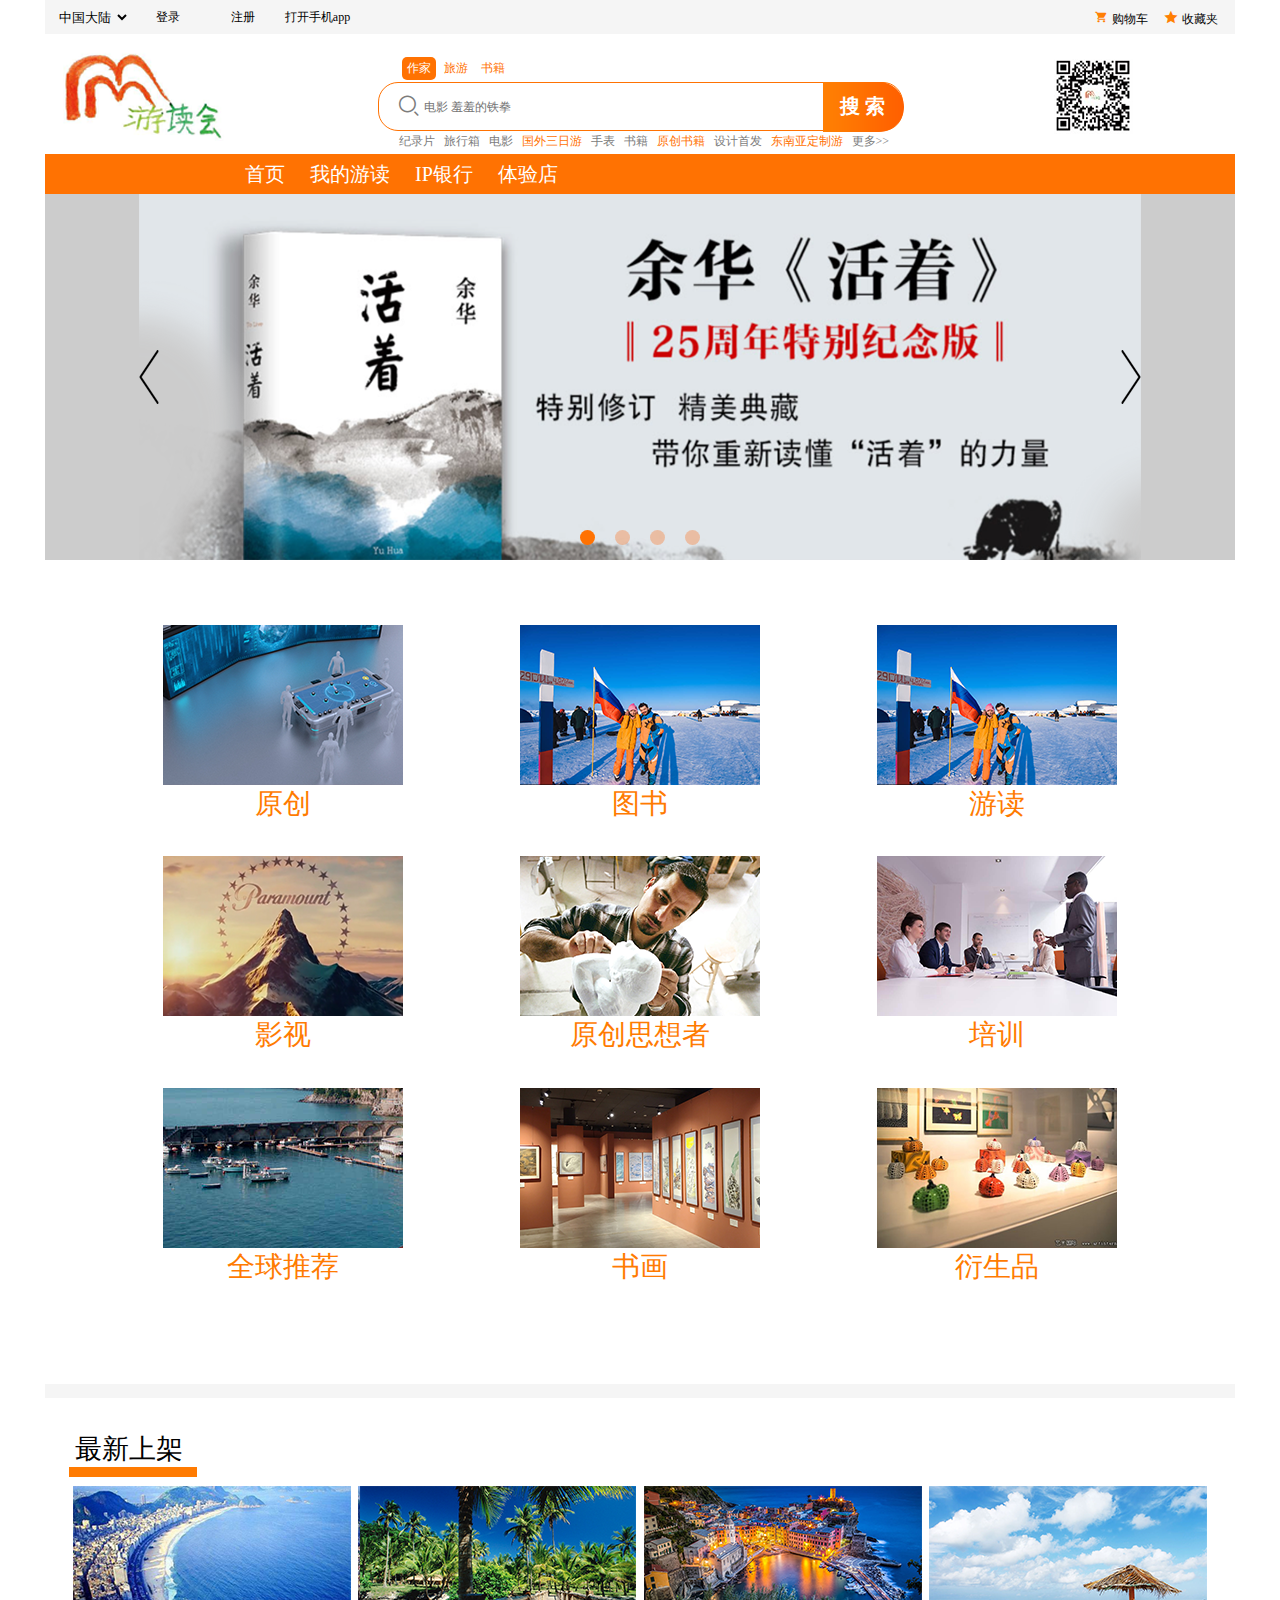
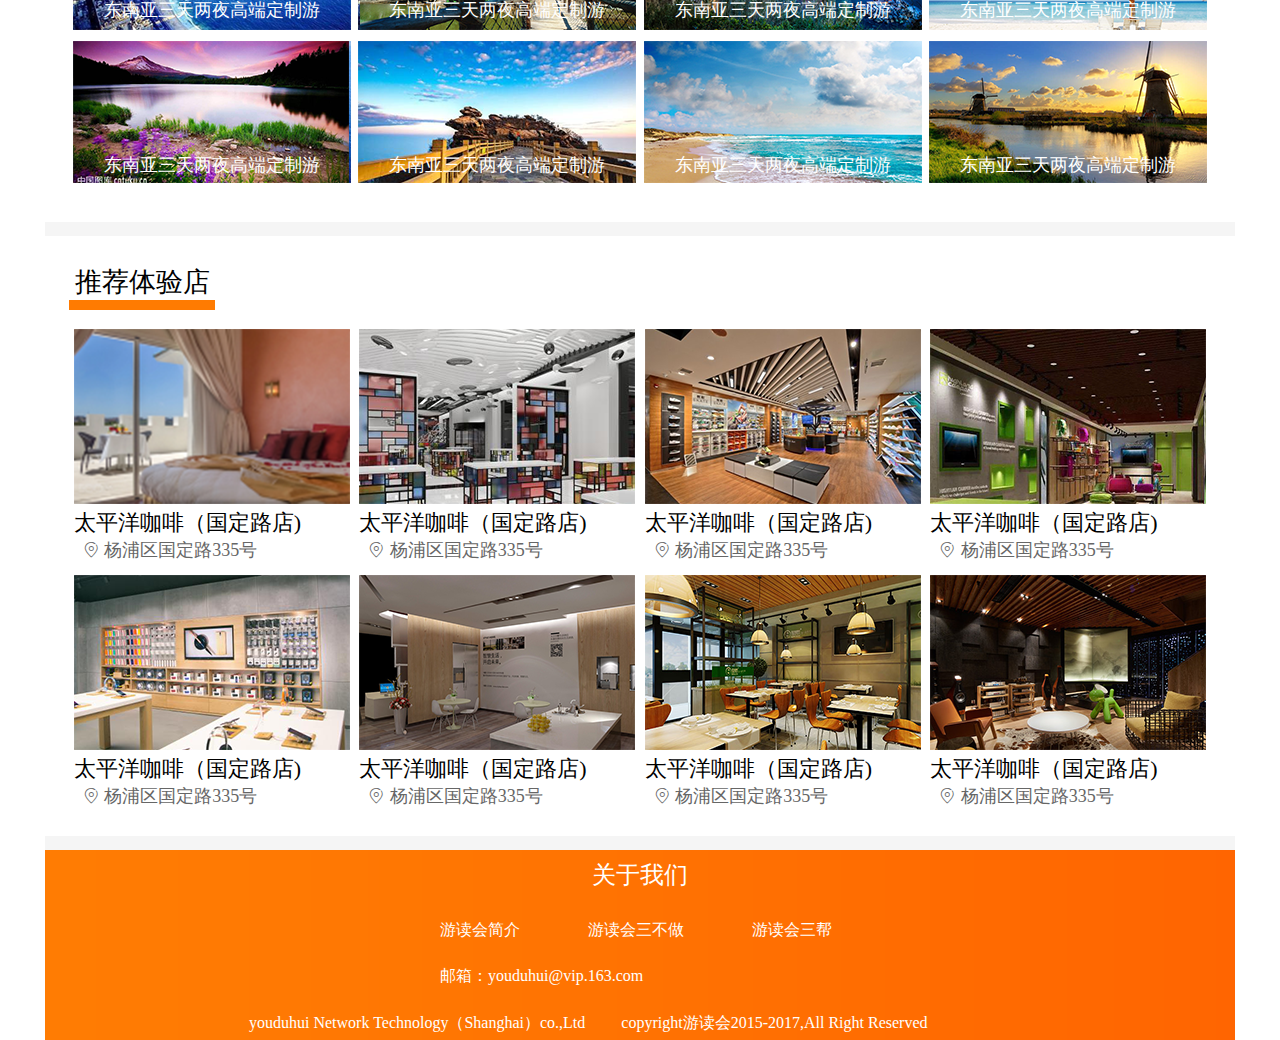
<file: index.html>
<!doctype html>
<html lang="en">
<head>
    <meta charset="UTF-8">
    <meta name="viewport"
          content="width=device-width, user-scalable=no, initial-scale=1.0, maximum-scale=1.0, minimum-scale=1.0">
    <meta http-equiv="X-UA-Compatible" content="ie=edge">
    <title>Document</title>
    <link rel="stylesheet" href="css/index.css">
    <link rel="stylesheet" href="css/base.css">
    <link rel="stylesheet" href="css/iconfont.css">
    <script src="js/jquery.js"></script>
</head>
<body>
<!--top开始-->
<div class="top">
    <div class="left">
        <ul>
            <li>
                <div class="select">
                    <select name="city" id="sel">
                        <option value="" class="op">中国大陆</option>
                        <option value="" class="op">请选择省份</option>
                        <option value="" class="op">请选择省份</option>
                        <option value="" class="op">请选择省份</option>
                        <option value="" class="op">请选择省份</option>
                    </select>
                </div>
            </li>
            <li>
                <a href="javascript:;" class="login">登录</a>
            </li>
            <li>
                <a href="javascript:;" class="login register">注册</a>
            </li>
            <li>
                <a href="javascript:;" class="login open">打开手机app</a>
            </li>
        </ul>
    </div>
    <div class="right">
        <div class="shopping">
            <span class="sp1 iconfont">&#xe6b8;</span>
            购物车
        </div>
        <div class="collect">
            <span class="sp2 iconfont">&#xe64a;</span>
            收藏夹
        </div>
    </div>
</div>
<!--top结束-->
<!--top2开始-->
<div class="top2">
    <div class="logo">
        <img src="img/logo.png" alt="">
    </div>
    <div class="center">
        <div class="c1">
            <a href="javascript:;" class="select_a1">作家</a>
            <a href="javascript:;">旅游</a>
            <a href="javascript:;">书籍</a>
        </div>
        <div class="search">
            <span class="iconfont">&#xe60c;</span>
            <input type="text" placeholder="电影 羞羞的铁拳">
            <div class="so_bg">
                <img src="img/index_btn_sousuo.png" alt="">
                <p>搜 索</p>
            </div>
        </div>
        <nav>
            <a href="javascript:;">纪录片</a>
            <a href="javascript:;">旅行箱</a>
            <a href="javascript:;">电影</a>
            <a href="javascript:;" class="select_a">国外三日游</a>
            <a href="javascript:;">手表</a>
            <a href="javascript:;">书籍</a>
            <a href="javascript:;" class="select_a">原创书籍</a>
            <a href="javascript:;">设计首发</a>
            <a href="javascript:;" class="select_a">东南亚定制游</a>
            <a href="javascript:;">更多>></a>
        </nav>
    </div>
    <div class="erweima">
        <img src="img/index_erweima.png" alt="">
    </div>
</div>
<!--top2结束-->
<!--header开始-->
<header>
    <a href="javascript:;">首页</a>
    <a href="javascript:;">我的游读</a>
    <a href="javascript:;">IP银行</a>
    <a href="javascript:;">体验店</a>
</header>
<!--header结束-->
<!--banner开始-->
<div class="banner">
    <div class="con">
        <ul class="ban">
            <li>
                <img src="img/index_banner_1.png" alt="">
            </li>
            <li>
                <img src="img/index_recommend_5.png" alt="">
            </li>
            <li>
                <img src="img/index_recommend_6.png" alt="">
            </li>
            <li>
                <img src="img/index_recommend_7.png" alt="">
            </li>
        </ul>
        <ul class="btn">
            <li></li>
            <li></li>
            <li></li>
            <li></li>
        </ul>
        <div class="prev">
            <img src="img/index_prev.png" alt="">
        </div>
        <div class="next">
            <img src="img/index_next.png" alt="">
        </div>
    </div>
</div>
<!--banner结束-->
<!--内容一开始-->
<div class="con1">
    <ul>
        <li>
            <a href="javascript:;">
                <img src="img/index_original.png" alt="">
            </a>
            <p>原创</p>
        </li>
        <li>
            <a href="javascript:;">
                <img src="img/index_read.png" alt="">
            </a>
            <p>图书</p>
        </li>
        <li>
            <a href="javascript:;"><img src="img/index_read.png" alt=""></a>
            <p>游读</p>
        </li>
        <li>
            <a href="javascript:;"><img src="img/index_films.png" alt=""></a>
            <p>影视</p>
        </li>
        <li>
            <a href="javascript:;"><img src="img/index_originalThinker.png" alt=""></a>
            <p>原创思想者</p>
        </li>
        <li>
            <a href="javascript:;"><img src="img/index_train.png" alt=""></a>
            <p>培训</p>
        </li>
        <li>
            <a href="javascript:;"><img src="img/index_global.png" alt=""></a>
            <p>全球推荐</p>
        </li>
        <li>
            <a href="javascript:;"><img src="img/index_painting.png" alt=""></a>
            <p>书画</p>
        </li>
        <li>
            <a href="javascript:;"><img src="img/index_derivative.png" alt=""></a>
            <p>衍生品</p>
        </li>
    </ul>
</div>
<!--内容一结束-->
<div style="width:1190px;margin:0 auto;height:14px;background:#F5F5F5;"></div>
<!--最新上架开始-->
<div class="con2">
    <div class="title">
        <p>最新上架</p>
        <div class="line"></div>
    </div>
    <ul>
        <li>
            <a href="javascript:;">
                <img src="img/index_latest_1.png" alt="">
            </a>
            <p>东南亚三天两夜高端定制游</p>
        </li>
        <li>
            <a href="javascript:;">
                <img src="img/index_latest_2.png" alt="">
            </a>
            <p>东南亚三天两夜高端定制游</p>
        </li>
        <li>
            <a href="javascript:;">
                <img src="img/index_latest_3.png" alt="">
            </a>
            <p>东南亚三天两夜高端定制游</p>
        </li>
        <li>
            <a href="javascript:;">
                <img src="img/index_latest_4.png" alt="">
            </a>
            <p>东南亚三天两夜高端定制游</p>
        </li>
        <li>
            <a href="javascript:;">
                <img src="img/index_latest_5.png" alt="">
            </a>
            <p>东南亚三天两夜高端定制游</p>
        </li>
        <li>
            <a href="javascript:;">
                <img src="img/index_latest_6.png" alt="">
            </a>
            <p>东南亚三天两夜高端定制游</p>
        </li>
        <li>
            <a href="javascript:;">
                <img src="img/index_latest_7.png" alt="">
            </a>
            <p>东南亚三天两夜高端定制游</p>
        </li>
        <li>
            <a href="javascript:;">
                <img src="img/index_latest_8.png" alt="">
            </a>
            <p>东南亚三天两夜高端定制游</p>
        </li>
    </ul>

</div>
<!--最新上架结束-->
<div style="width:1190px;margin:0 auto;height:14px;background:#F5F5F5;"></div>
<!--推荐体验店开始-->
<div class="con3">
    <div class="title">
        <p>推荐体验店</p>
        <div class="line"></div>
    </div>
    <ul>
        <li>
            <a href="javascript:;">
                <img src="img/index_recommend_1.png" alt="">
                <p class="t1">
                    太平洋咖啡（国定路店)
                </p>
                <p class="t2">
                    <span class="iconfont" style="font-size:18px;">&#xe62c;</span>
                    杨浦区国定路335号
                </p>
            </a>
        </li>
        <li>
            <a href="javascript:;">
                <img src="img/index_recommend_2.png" alt="">
                <p class="t1">
                    太平洋咖啡（国定路店)
                </p>
                <p class="t2">
                    <span class="iconfont" style="font-size:18px;">&#xe62c;</span>
                    杨浦区国定路335号
                </p>
            </a>
        </li>
        <li>
            <a href="javascript:;">
                <img src="img/index_recommend_3.png" alt="">
                <p class="t1">
                    太平洋咖啡（国定路店)
                </p>
                <p class="t2">
                    <span class="iconfont" style="font-size:18px;">&#xe62c;</span>
                    杨浦区国定路335号
                </p>
            </a>
        </li>
        <li>
            <a href="javascript:;">
                <img src="img/index_recommend_4.png" alt="">
                <p class="t1">
                    太平洋咖啡（国定路店)
                </p>
                <p class="t2">
                    <span class="iconfont" style="font-size:18px;">&#xe62c;</span>
                    杨浦区国定路335号
                </p>
            </a>
        </li>
        <li>
            <a href="javascript:;">
                <img src="img/index_recommend_5.png" alt="">
                <p class="t1">
                    太平洋咖啡（国定路店)
                </p>
                <p class="t2">
                    <span class="iconfont" style="font-size:18px;">&#xe62c;</span>
                    杨浦区国定路335号
                </p>
            </a>
        </li>
        <li>
            <a href="javascript:;">
                <img src="img/index_recommend_6.png" alt="">
                <p class="t1">
                    太平洋咖啡（国定路店)
                </p>
                <p class="t2">
                    <span class="iconfont" style="font-size:18px;">&#xe62c;</span>
                    杨浦区国定路335号
                </p>
            </a>
        </li>
        <li>
            <a href="javascript:;">
                <img src="img/index_recommend_7.png" alt="">
                <p class="t1">
                    太平洋咖啡（国定路店)
                </p>
                <p class="t2">
                    <span class="iconfont" style="font-size:18px;">&#xe62c;</span>
                    杨浦区国定路335号
                </p>
            </a>
        </li>
        <li>
            <a href="javascript:;">
                <img src="img/index_recommend_8.png" alt="">
                <p class="t1">
                    太平洋咖啡（国定路店)
                </p>
                <p class="t2">
                    <span class="iconfont" style="font-size:18px;">&#xe62c;</span>
                    杨浦区国定路335号
                </p>
            </a>
        </li>
    </ul>
</div>
<!--推荐体验店结束-->
<div style="width:1190px;margin:0 auto;height:14px;background:#F5F5F5;"></div>
<!--footer开始-->
<footer>
    <p class="p p1">关于我们</p>
    <p style="height:30px;"></p>
    <p class="p p2">
        <a href="javascript:;" class="mar">游读会简介</a>
        <a href="javascript:;" class="mar">游读会三不做</a>
        <a href="javascript:;">游读会三帮</a>
    </p>
    <p style="height:26px;"></p>
    <p class="p p3">邮箱：youduhui@vip.163.com</p>
    <p style="height:26px;"></p>
    <p class="p p4">youduhui Network Technology（Shanghai）co.,Ltd&nbsp;&nbsp;&nbsp;&nbsp;&nbsp;&nbsp;&nbsp;&nbsp;
        copyright游读会2015-2017,All Right Reserved</p>
</footer>
<!--footer结束-->
</body>
<script src="js/index.js"></script>
</html>
</file>
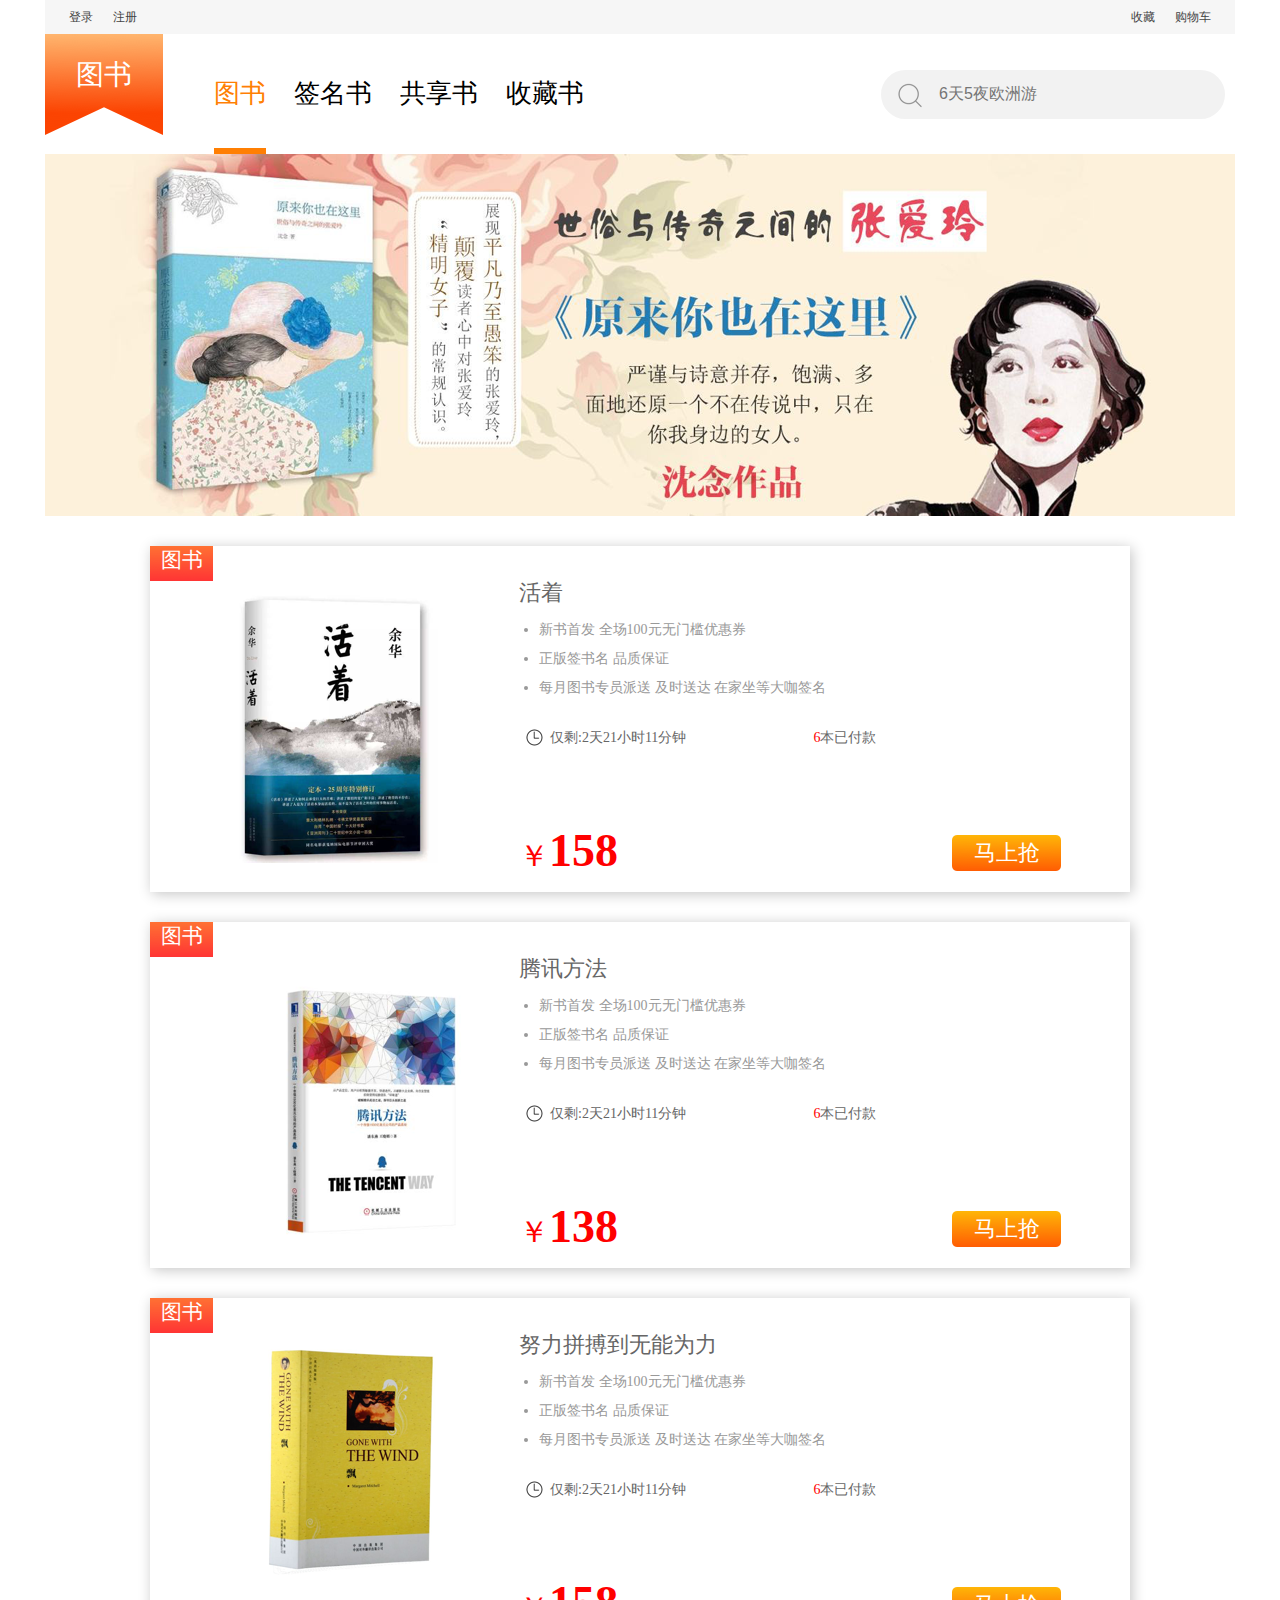
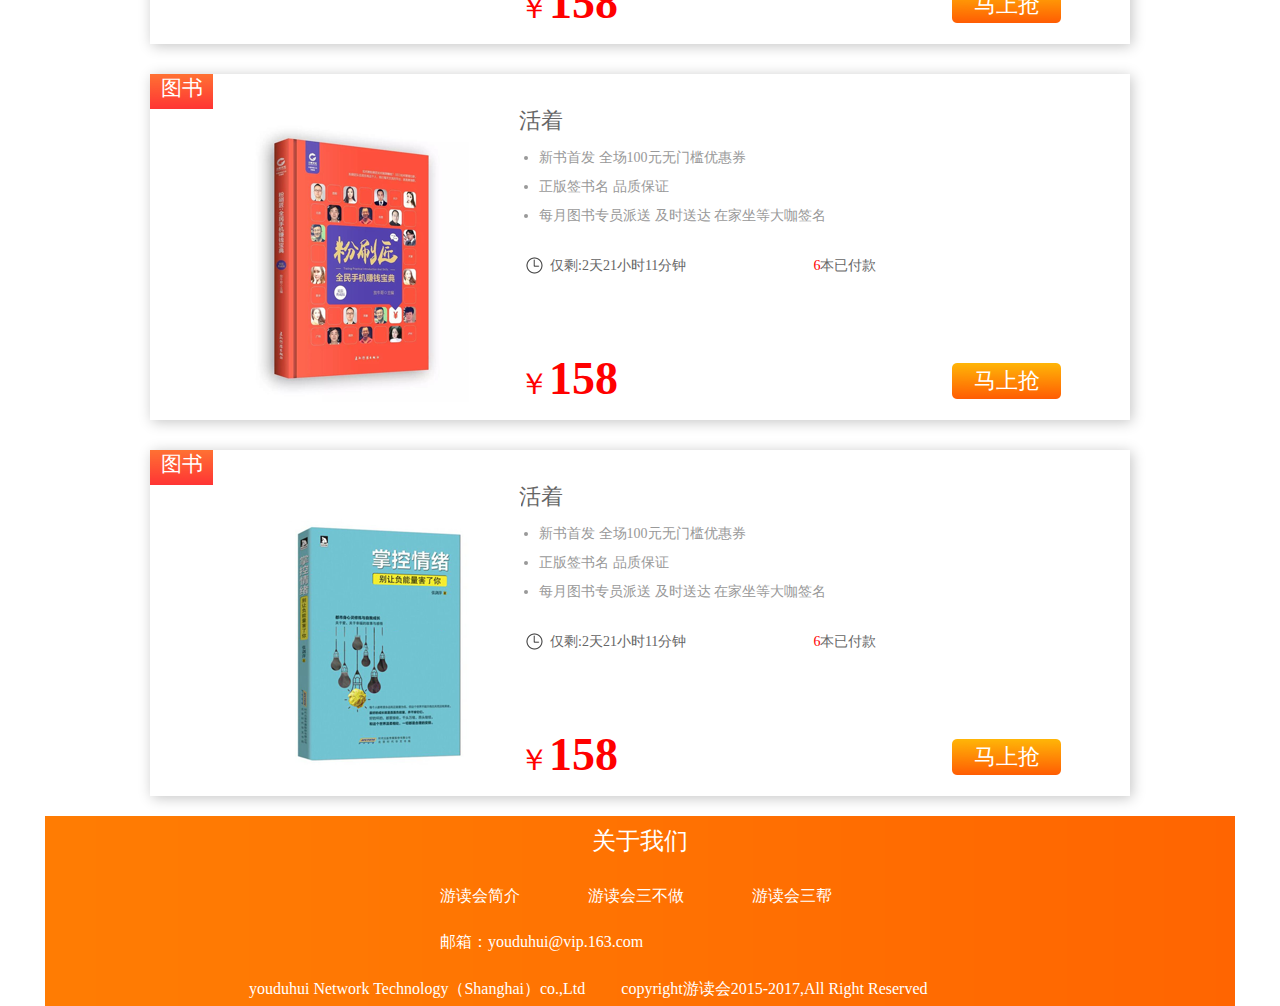
<file: books.html>
<!doctype html>
<html lang="en">
<head>
    <meta charset="UTF-8">
    <meta name="viewport"
          content="width=device-width, user-scalable=no, initial-scale=1.0, maximum-scale=1.0, minimum-scale=1.0">
    <meta http-equiv="X-UA-Compatible" content="ie=edge">
    <title>Document</title>
    <link rel="stylesheet" href="css/base.css">
    <link rel="stylesheet" href="css/books.css">
    <script src="js/jquery.js"></script>
</head>
<body>
<!--top开始-->
<div class="top">
    <a href="javascript:;" class="title login">登录</a>
    <a href="javascript:;" class="login">注册</a>
    <a href="javascript:;" class="shopping">购物车</a>
    <a href="javascript:;" class="shopping">收藏</a>
</div>
<!--top结束-->
<!--nav开始-->
<div class="con1">
    <div class="con1_left">
        <p>图书</p>
    </div>
    <nav>
        <ul>
            <li>
                <a href="javascript:;" class="a1 select_a1">
                    图书
                    <div class="line"></div>
                </a>
            </li>
            <li>
                <a href="javascript:;">
                    签名书
                </a>
            </li>
            <li>
                <a href="javascript:;">共享书</a>
            </li>
            <li>
                <a href="javascript:;">收藏书</a>
            </li>
        </ul>
    </nav>
    <div class="search">
        <div class="s_con">
            <span class="i">
                <img src="img/books_search.png" alt="">
            </span>
            <input type="text" placeholder="6天5夜欧洲游">
        </div>
    </div>
</div>
<!--nav结束-->
<!--banner开始-->
<div class="banner">
    <img src="img/books_banner_1.png" alt="">
</div>
<!--banner结束-->
<!--内容开始-->
<div class="con con_1">
    <div class="left">
        <p class="headline">图书</p>
        <div class="book">
            <img src="img/books_con_1.png" alt="">
        </div>
    </div>
    <div class="right">
        <p>活着</p>
        <ul>
            <li>新书首发 全场100元无门槛优惠券</li>
            <li>正版签书名 品质保证 </li>
            <li>每月图书专员派送 及时送达 在家坐等大咖签名</li>
        </ul>
        <div class="time">
            <div class="time_left">
                <span><img src="img/books_time.png" alt=""></span>仅剩:2天21小时11分钟
            </div>
            <p>
                <span>6</span>本已付款
            </p>
        </div>
        <div class="price">
           <p>
               <span>￥</span>158
           </p>
            <div class="btn">
                <a href="javascript:;">马上抢</a>
            </div>
        </div>
    </div>
</div>
<div class="con con_1">
    <div class="left">
        <p class="headline">图书</p>
        <div class="book">
            <img src="img/books_con_2.png" alt="">
        </div>
    </div>
    <div class="right">
        <p>腾讯方法</p>
        <ul>
            <li>新书首发 全场100元无门槛优惠券</li>
            <li>正版签书名 品质保证 </li>
            <li>每月图书专员派送 及时送达 在家坐等大咖签名</li>
        </ul>
        <div class="time">
            <div class="time_left">
                <span><img src="img/books_time.png" alt=""></span>仅剩:2天21小时11分钟
            </div>
            <p>
                <span>6</span>本已付款
            </p>
        </div>
        <div class="price">
            <p>
                <span>￥</span>138
            </p>
            <div class="btn">
                <a href="javascript:;">马上抢</a>
            </div>
        </div>
    </div>
</div>
<div class="con con_1">
    <div class="left">
        <p class="headline">图书</p>
        <div class="book">
            <img src="img/books_con_3.png" alt="">
        </div>
    </div>
    <div class="right">
        <p>努力拼搏到无能为力</p>
        <ul>
            <li>新书首发 全场100元无门槛优惠券</li>
            <li>正版签书名 品质保证 </li>
            <li>每月图书专员派送 及时送达 在家坐等大咖签名</li>
        </ul>
        <div class="time">
            <div class="time_left">
                <span><img src="img/books_time.png" alt=""></span>仅剩:2天21小时11分钟
            </div>
            <p>
                <span>6</span>本已付款
            </p>
        </div>
        <div class="price">
            <p>
                <span>￥</span>158
            </p>
            <div class="btn">
                <a href="javascript:;">马上抢</a>
            </div>
        </div>
    </div>
</div>
<div class="con con_1">
    <div class="left">
        <p class="headline">图书</p>
        <div class="book">
            <img src="img/books_con_4.png" alt="">
        </div>
    </div>
    <div class="right">
        <p>活着</p>
        <ul>
            <li>新书首发 全场100元无门槛优惠券</li>
            <li>正版签书名 品质保证 </li>
            <li>每月图书专员派送 及时送达 在家坐等大咖签名</li>
        </ul>
        <div class="time">
            <div class="time_left">
                <span><img src="img/books_time.png" alt=""></span>仅剩:2天21小时11分钟
            </div>
            <p>
                <span>6</span>本已付款
            </p>
        </div>
        <div class="price">
            <p>
                <span>￥</span>158
            </p>
            <div class="btn">
                <a href="javascript:;">马上抢</a>
            </div>
        </div>
    </div>
</div>
<div class="con con_1">
    <div class="left">
        <p class="headline">图书</p>
        <div class="book">
            <img src="img/books_con_5.png" alt="">
        </div>
    </div>
    <div class="right">
        <p>活着</p>
        <ul>
            <li>新书首发 全场100元无门槛优惠券</li>
            <li>正版签书名 品质保证 </li>
            <li>每月图书专员派送 及时送达 在家坐等大咖签名</li>
        </ul>
        <div class="time">
            <div class="time_left">
                <span><img src="img/books_time.png" alt=""></span>仅剩:2天21小时11分钟
            </div>
            <p>
                <span>6</span>本已付款
            </p>
        </div>
        <div class="price">
            <p>
                <span>￥</span>158
            </p>
            <div class="btn">
                <a href="javascript:;">马上抢</a>
            </div>
        </div>
    </div>
</div>
<!--内容结束-->
<!--footer开始-->
<footer>
    <p class="p p1">关于我们</p>
    <p style="height:30px;"></p>
    <p class="p p2">
        <a href="javascript:;" class="mar">游读会简介</a>
        <a href="javascript:;" class="mar">游读会三不做</a>
        <a href="javascript:;">游读会三帮</a>
    </p>
    <p style="height:26px;"></p>
    <p class="p p3">邮箱：youduhui@vip.163.com</p>
    <p style="height:26px;"></p>
    <p class="p p4">youduhui Network Technology（Shanghai）co.,Ltd&nbsp;&nbsp;&nbsp;&nbsp;&nbsp;&nbsp;&nbsp;&nbsp;
        copyright游读会2015-2017,All Right Reserved</p>
</footer>
<!--footer结束-->
</body>
<script src="js/nav.js"></script>
</html>
</file>
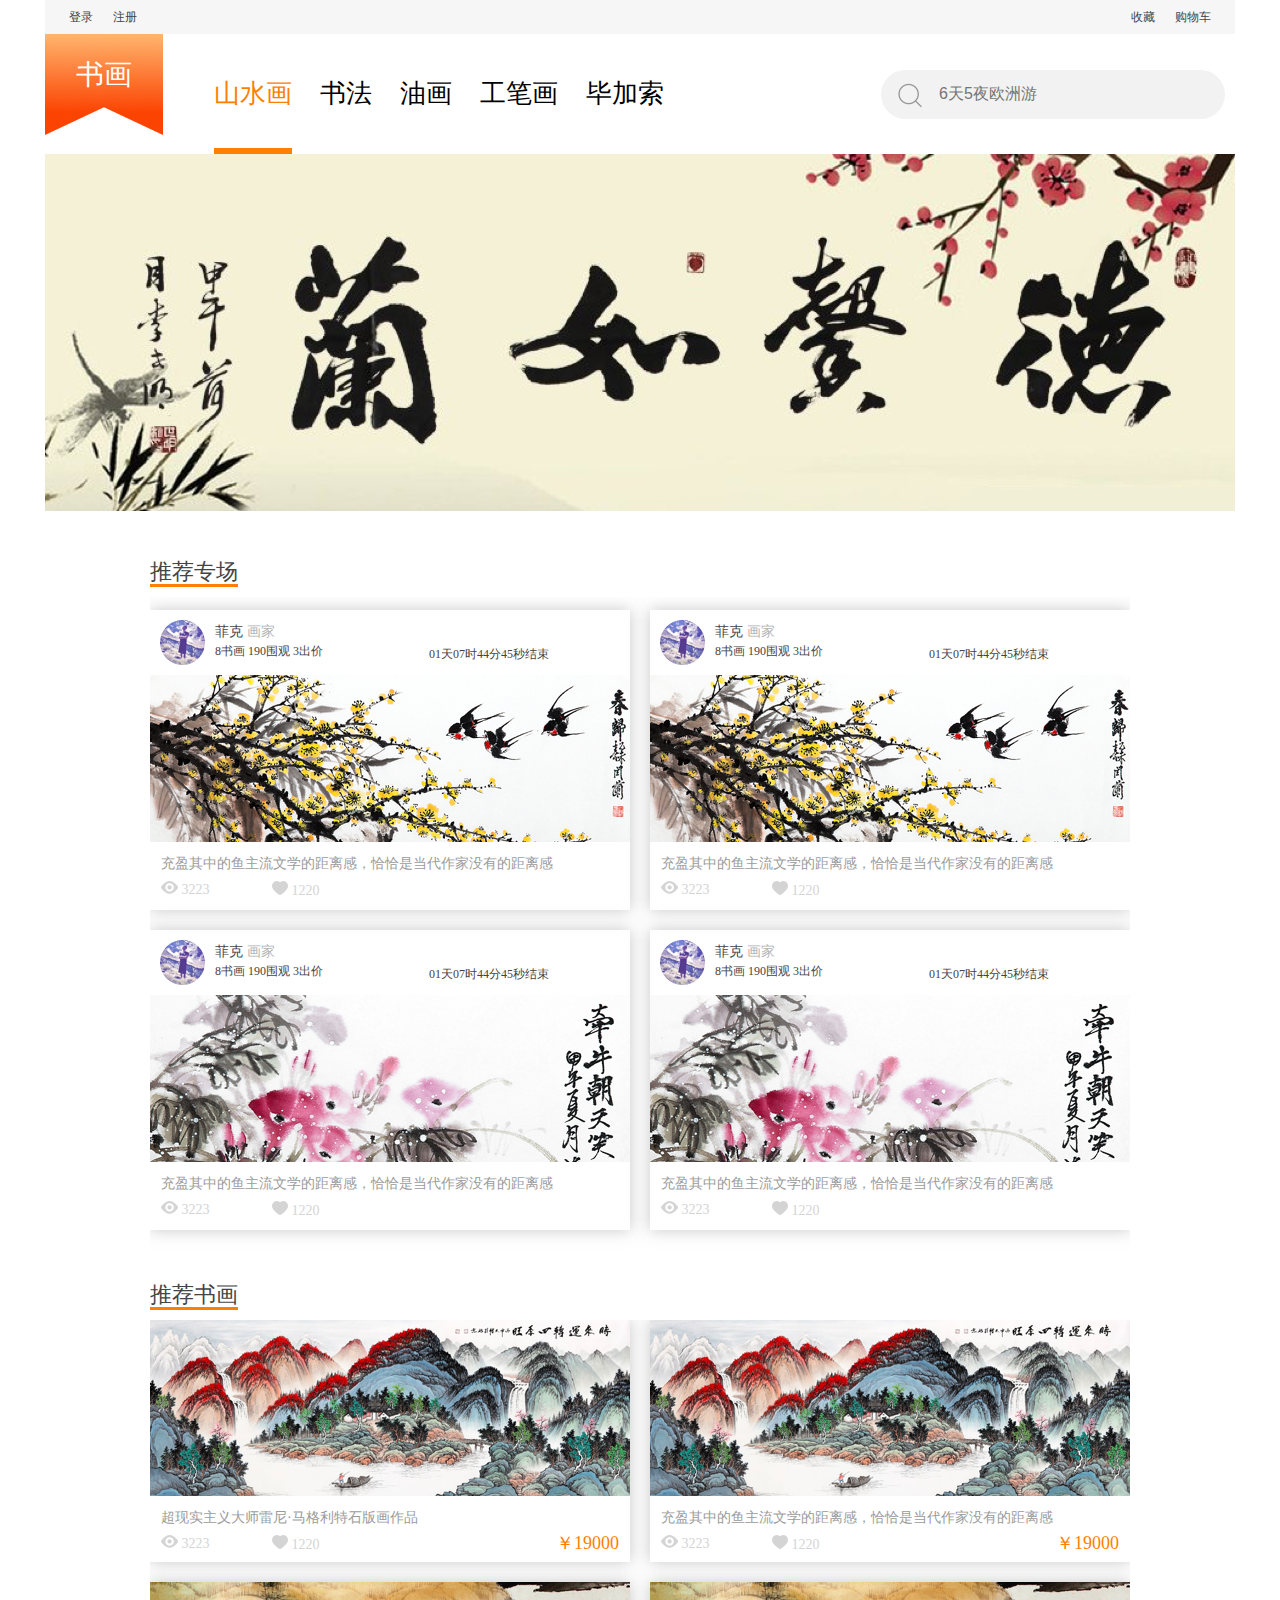
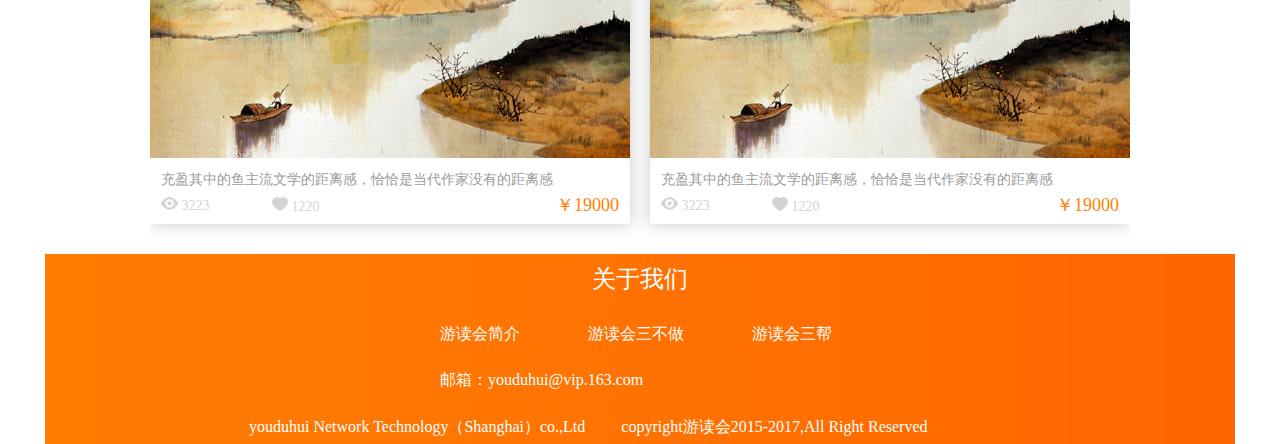
<file: booksPaintings.html>
<!doctype html>
<html lang="en">
<head>
    <meta charset="UTF-8">
    <meta name="viewport"
          content="width=device-width, user-scalable=no, initial-scale=1.0, maximum-scale=1.0, minimum-scale=1.0">
    <meta http-equiv="X-UA-Compatible" content="ie=edge">
    <title>Document</title>
    <link rel="stylesheet" href="css/base.css">
    <link rel="stylesheet" href="css/booksPaintings.css">
    <script src="js/jquery.js"></script>
</head>
<body>
<!--top开始-->
<div class="top">
    <a href="javascript:;" class="title login">登录</a>
    <a href="javascript:;" class="login">注册</a>
    <a href="javascript:;" class="shopping">购物车</a>
    <a href="javascript:;" class="shopping">收藏</a>
</div>
<!--top结束-->
<!--nav开始-->
<div class="con1">
    <div class="con1_left">
        <p>书画</p>
    </div>
    <nav>
        <ul>
            <li>
                <a href="javascript:;" class="a1 select_a1">
                    山水画
                    <div class="line"></div>
                </a>
            </li>
            <li>
                <a href="javascript:;">
                    书法
                </a>
            </li>
            <li>
                <a href="javascript:;">油画</a>
            </li>
            <li>
                <a href="javascript:;">工笔画</a>
            </li>
            <li>
                <a href="javascript:;">毕加索</a>
            </li>
        </ul>
    </nav>
    <div class="search">
        <div class="s_con">
            <span class="i">
                <img src="img/books_search.png" alt="">
            </span>
            <input type="text" placeholder="6天5夜欧洲游">
        </div>
    </div>
</div>
<!--nav结束-->
<!--banner开始-->
<div class="banner">
    <img src="img/booPain_banner_1.png" alt="">
</div>
<!--banner结束-->
<!--内容开始-->
<div class="con_1">
    <div style="height:20px"></div>
    <div class="p_1">
        <span>推荐专场</span>
    </div>
    <ul class="ul1">
        <li>
            <a href="javascript:;">
                <div class="top_1">
                    <div class="left_1">
                        <img src="img/booPain_phone_1.png" alt="">
                    </div>
                    <div class="left_2">
                        <p class="p1">
                            菲克
                            <span>画家</span>
                        </p>
                        <p class="p2">8书画 190围观 3出价</p>
                    </div>
                    <div class="left_3">01天07时44分45秒结束</div>
                </div>
                <img src="img/booPain_con_1.png" alt="">
                <p class="p_1">充盈其中的鱼主流文学的距离感，恰恰是当代作家没有的距离感</p>
                <div class="click">
                    <div class="left_1">
                        <span><img src="img/original_look_icon.png" alt=""></span>
                        3223
                    </div>
                    <div class="left_2">
                        <span><img src="img/original_like_icon.png" alt=""></span>
                        1220
                    </div>
                </div>
            </a>
        </li>
        <li>
            <a href="javascript:;">
                <div class="top_1">
                    <div class="left_1">
                        <img src="img/booPain_phone_1.png" alt="">
                    </div>
                    <div class="left_2">
                        <p class="p1">
                            菲克
                            <span>画家</span>
                        </p>
                        <p class="p2">8书画 190围观 3出价</p>
                    </div>
                    <div class="left_3">01天07时44分45秒结束</div>
                </div>
                <img src="img/booPain_con_1.png" alt="">
                <p class="p_1">充盈其中的鱼主流文学的距离感，恰恰是当代作家没有的距离感</p>
                <div class="click">
                    <div class="left_1">
                        <span><img src="img/original_look_icon.png" alt=""></span>
                        3223
                    </div>
                    <div class="left_2">
                        <span><img src="img/original_like_icon.png" alt=""></span>
                        1220
                    </div>
                </div>
            </a>
        </li>
        <li>
            <a href="javascript:;">
                <div class="top_1">
                    <div class="left_1">
                        <img src="img/booPain_phone_1.png" alt="">
                    </div>
                    <div class="left_2">
                        <p class="p1">
                            菲克
                            <span>画家</span>
                        </p>
                        <p class="p2">8书画 190围观 3出价</p>
                    </div>
                    <div class="left_3">01天07时44分45秒结束</div>
                </div>
                <img src="img/booPain_con_2.png" alt="">
                <p class="p_1">充盈其中的鱼主流文学的距离感，恰恰是当代作家没有的距离感</p>
                <div class="click">
                    <div class="left_1">
                        <span><img src="img/original_look_icon.png" alt=""></span>
                        3223
                    </div>
                    <div class="left_2">
                        <span><img src="img/original_like_icon.png" alt=""></span>
                        1220
                    </div>
                </div>
            </a>
        </li>
        <li>
            <a href="javascript:;">
                <div class="top_1">
                    <div class="left_1">
                        <img src="img/booPain_phone_1.png" alt="">
                    </div>
                    <div class="left_2">
                        <p class="p1">
                            菲克
                            <span>画家</span>
                        </p>
                        <p class="p2">8书画 190围观 3出价</p>
                    </div>
                    <div class="left_3">01天07时44分45秒结束</div>
                </div>
                <img src="img/booPain_con_2.png" alt="">
                <p class="p_1">充盈其中的鱼主流文学的距离感，恰恰是当代作家没有的距离感</p>
                <div class="click">
                    <div class="left_1">
                        <span><img src="img/original_look_icon.png" alt=""></span>
                        3223
                    </div>
                    <div class="left_2">
                        <span><img src="img/original_like_icon.png" alt=""></span>
                        1220
                    </div>
                </div>
            </a>
        </li>
    </ul>
    <div style="height:30px"></div>
    <div class="p_1">
        <span>推荐书画</span>
    </div>
    <ul class="ul2">
        <li>
            <a href="javascript:;">
                <img src="img/booPain_con_3.png" alt="">
                <p class="p_1">超现实主义大师雷尼·马格利特石版画作品</p>
                <div class="click">
                    <div class="left_1">
                        <span><img src="img/original_look_icon.png" alt=""></span>
                        3223
                    </div>
                    <div class="left_2">
                        <span><img src="img/original_like_icon.png" alt=""></span>
                        1220
                    </div>
                    <div class="left_3">
                        ￥19000
                    </div>
                </div>
            </a>
        </li>
        <li>
            <a href="javascript:;">
                <img src="img/booPain_con_3.png" alt="">
                <p class="p_1">充盈其中的鱼主流文学的距离感，恰恰是当代作家没有的距离感</p>
                <div class="click">
                    <div class="left_1">
                        <span><img src="img/original_look_icon.png" alt=""></span>
                        3223
                    </div>
                    <div class="left_2">
                        <span><img src="img/original_like_icon.png" alt=""></span>
                        1220
                    </div>
                    <div class="left_3">
                        ￥19000
                    </div>
                </div>
            </a>
        </li>
        <li>
            <a href="javascript:;">
                <img src="img/booPain_con_4.png" alt="">
                <p class="p_1">充盈其中的鱼主流文学的距离感，恰恰是当代作家没有的距离感</p>
                <div class="click">
                    <div class="left_1">
                        <span><img src="img/original_look_icon.png" alt=""></span>
                        3223
                    </div>
                    <div class="left_2">
                        <span><img src="img/original_like_icon.png" alt=""></span>
                        1220
                    </div>
                    <div class="left_3">
                        ￥19000
                    </div>
                </div>
            </a>
        </li>
        <li>
            <a href="javascript:;">
                <img src="img/booPain_con_4.png" alt="">
                <p class="p_1">充盈其中的鱼主流文学的距离感，恰恰是当代作家没有的距离感</p>
                <div class="click">
                    <div class="left_1">
                        <span><img src="img/original_look_icon.png" alt=""></span>
                        3223
                    </div>
                    <div class="left_2">
                        <span><img src="img/original_like_icon.png" alt=""></span>
                        1220
                    </div>
                    <div class="left_3">
                        ￥19000
                    </div>
                </div>
            </a>
        </li>
    </ul>
</div>
<!--内容结束-->
<div style="height:10px;"></div>
<!--footer开始-->
<footer>
    <p class="p p1">关于我们</p>
    <p style="height:30px;"></p>
    <p class="p p2">
        <a href="javascript:;" class="mar">游读会简介</a>
        <a href="javascript:;" class="mar">游读会三不做</a>
        <a href="javascript:;">游读会三帮</a>
    </p>
    <p style="height:26px;"></p>
    <p class="p p3">邮箱：youduhui@vip.163.com</p>
    <p style="height:26px;"></p>
    <p class="p p4">youduhui Network Technology（Shanghai）co.,Ltd&nbsp;&nbsp;&nbsp;&nbsp;&nbsp;&nbsp;&nbsp;&nbsp;
        copyright游读会2015-2017,All Right Reserved</p>
</footer>
<!--footer结束-->
</body>
<script src="js/nav.js"></script>
</html>
</file>
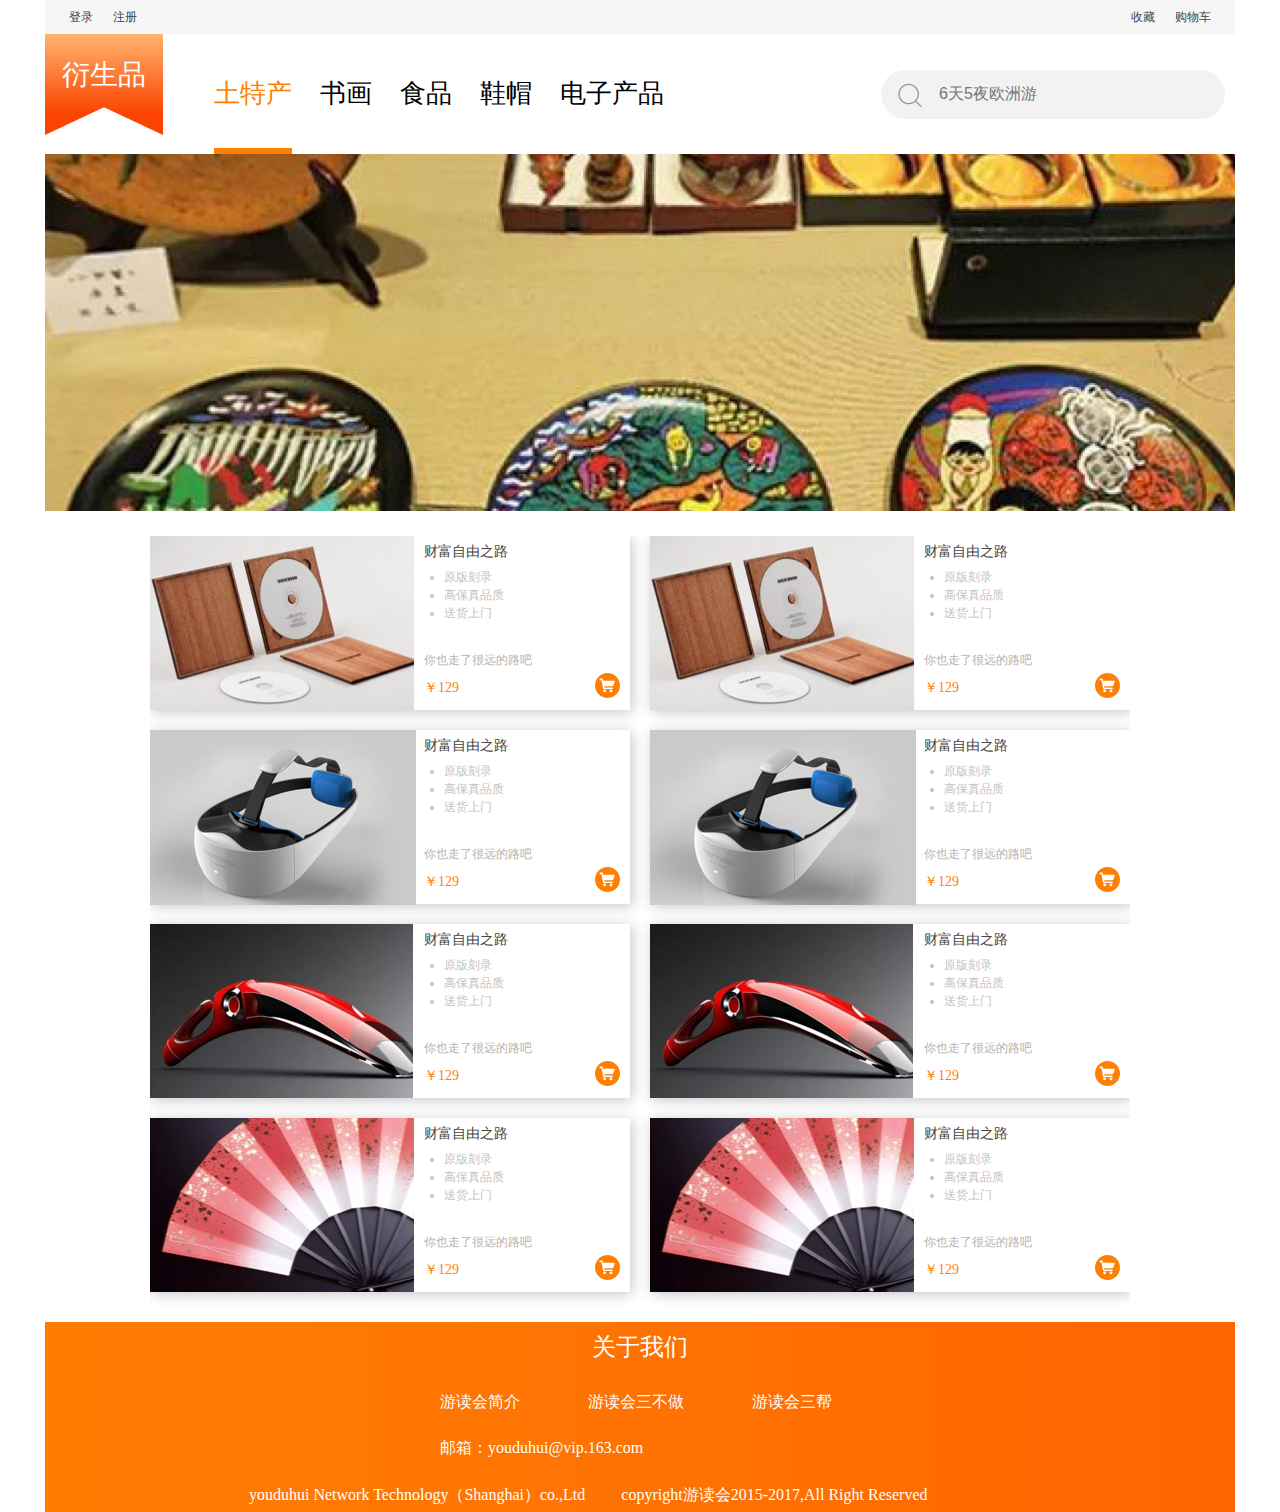
<file: derivative.html>
<!doctype html>
<html lang="en">
<head>
    <meta charset="UTF-8">
    <meta name="viewport"
          content="width=device-width, user-scalable=no, initial-scale=1.0, maximum-scale=1.0, minimum-scale=1.0">
    <meta http-equiv="X-UA-Compatible" content="ie=edge">
    <title>Document</title>
    <link rel="stylesheet" href="css/base.css">
    <link rel="stylesheet" href="css/derivative.css">
    <script src="js/jquery.js"></script>
</head>
<body>
<!--top开始-->
<div class="top">
    <a href="javascript:;" class="title login">登录</a>
    <a href="javascript:;" class="login">注册</a>
    <a href="javascript:;" class="shopping">购物车</a>
    <a href="javascript:;" class="shopping">收藏</a>
</div>
<!--top结束-->
<!--nav开始-->
<div class="con1">
    <div class="con1_left">
        <p>衍生品</p>
    </div>
    <nav>
        <ul>
            <li>
                <a href="javascript:;" class="a1 select_a1">
                    土特产
                    <div class="line"></div>
                </a>
            </li>
            <li>
                <a href="javascript:;">
                    书画
                </a>
            </li>
            <li>
                <a href="javascript:;">食品</a>
            </li>
            <li>
                <a href="javascript:;">
                    鞋帽
                </a>
            </li>
            <li>
                <a href="javascript:;">电子产品</a>
            </li>
        </ul>
    </nav>
    <div class="search">
        <div class="s_con">
            <span class="i">
                <img src="img/books_search.png" alt="">
            </span>
            <input type="text" placeholder="6天5夜欧洲游">
        </div>
    </div>
</div>
<!--nav结束-->
<!--banner开始-->
<div class="banner">
    <img src="img/derivative_banner_1.png" alt="">
</div>
<!--banner结束-->
<div style="height:20px;"></div>
<!--内容开始-->
<div class="c">
    <ul>
        <li class="con con_1">
            <div class="left">
                <img src="img/derivative_con_1.png" alt="">
            </div>
            <div class="right">
                <p>财富自由之路</p>
                <ul>
                    <li>原版刻录</li>
                    <li>高保真品质</li>
                    <li>送货上门</li>
                </ul>
                <div class="time">你也走了很远的路吧</div>
                <div class="price">
                    <p class="p_1">￥129</p>
                    <p class="p_2">
                        <img src="img/derivative_shopping.png" alt="">
                    </p>
                </div>
            </div>
        </li>
        <li class="con con_1">
            <div class="left">
                <img src="img/derivative_con_1.png" alt="">
            </div>
            <div class="right">
                <p>财富自由之路</p>
                <ul>
                    <li>原版刻录</li>
                    <li>高保真品质</li>
                    <li>送货上门</li>
                </ul>
                <div class="time">你也走了很远的路吧</div>
                <div class="price">
                    <p class="p_1">￥129</p>
                    <p class="p_2">
                        <img src="img/derivative_shopping.png" alt="">
                    </p>
                </div>
            </div>
        </li>
        <li class="con con_1">
            <div class="left">
                <img src="img/derivative_con_2.png" alt="">
            </div>
            <div class="right">
                <p>财富自由之路</p>
                <ul>
                    <li>原版刻录</li>
                    <li>高保真品质</li>
                    <li>送货上门</li>
                </ul>
                <div class="time">你也走了很远的路吧</div>
                <div class="price">
                    <p class="p_1">￥129</p>
                    <p class="p_2">
                        <img src="img/derivative_shopping.png" alt="">
                    </p>
                </div>
            </div>
        </li>
        <li class="con con_1">
            <div class="left">
                <img src="img/derivative_con_2.png" alt="">
            </div>
            <div class="right">
                <p>财富自由之路</p>
                <ul>
                    <li>原版刻录</li>
                    <li>高保真品质</li>
                    <li>送货上门</li>
                </ul>
                <div class="time">你也走了很远的路吧</div>
                <div class="price">
                    <p class="p_1">￥129</p>
                    <p class="p_2">
                        <img src="img/derivative_shopping.png" alt="">
                    </p>
                </div>
            </div>
        </li>
        <li class="con con_1">
            <div class="left">
                <img src="img/derivative_con_3.png" alt="">
            </div>
            <div class="right">
                <p>财富自由之路</p>
                <ul>
                    <li>原版刻录</li>
                    <li>高保真品质</li>
                    <li>送货上门</li>
                </ul>
                <div class="time">你也走了很远的路吧</div>
                <div class="price">
                    <p class="p_1">￥129</p>
                    <p class="p_2">
                        <img src="img/derivative_shopping.png" alt="">
                    </p>
                </div>
            </div>
        </li>
        <li class="con con_1">
            <div class="left">
                <img src="img/derivative_con_3.png" alt="">
            </div>
            <div class="right">
                <p>财富自由之路</p>
                <ul>
                    <li>原版刻录</li>
                    <li>高保真品质</li>
                    <li>送货上门</li>
                </ul>
                <div class="time">你也走了很远的路吧</div>
                <div class="price">
                    <p class="p_1">￥129</p>
                    <p class="p_2">
                        <img src="img/derivative_shopping.png" alt="">
                    </p>
                </div>
            </div>
        </li>
        <li class="con con_1">
            <div class="left">
                <img src="img/derivative_con_4.png" alt="">
            </div>
            <div class="right">
                <p>财富自由之路</p>
                <ul>
                    <li>原版刻录</li>
                    <li>高保真品质</li>
                    <li>送货上门</li>
                </ul>
                <div class="time">你也走了很远的路吧</div>
                <div class="price">
                    <p class="p_1">￥129</p>
                    <p class="p_2">
                        <img src="img/derivative_shopping.png" alt="">
                    </p>
                </div>
            </div>
        </li>
        <li class="con con_1">
            <div class="left">
                <img src="img/derivative_con_4.png" alt="">
            </div>
            <div class="right">
                <p>财富自由之路</p>
                <ul>
                    <li>原版刻录</li>
                    <li>高保真品质</li>
                    <li>送货上门</li>
                </ul>
                <div class="time">你也走了很远的路吧</div>
                <div class="price">
                    <p class="p_1">￥129</p>
                    <p class="p_2">
                        <img src="img/derivative_shopping.png" alt="">
                    </p>
                </div>
            </div>
        </li>
    </ul>
</div>
<!--内容结束-->
<div style="height:10px"></div>
<!--footer开始-->
<footer>
    <p class="p p1">关于我们</p>
    <p style="height:30px;"></p>
    <p class="p p2">
        <a href="javascript:;" class="mar">游读会简介</a>
        <a href="javascript:;" class="mar">游读会三不做</a>
        <a href="javascript:;">游读会三帮</a>
    </p>
    <p style="height:26px;"></p>
    <p class="p p3">邮箱：youduhui@vip.163.com</p>
    <p style="height:26px;"></p>
    <p class="p p4">youduhui Network Technology（Shanghai）co.,Ltd&nbsp;&nbsp;&nbsp;&nbsp;&nbsp;&nbsp;&nbsp;&nbsp;
        copyright游读会2015-2017,All Right Reserved</p>
</footer>
<!--footer结束-->
</body>
<script src="js/nav.js"></script>
</html>
</file>
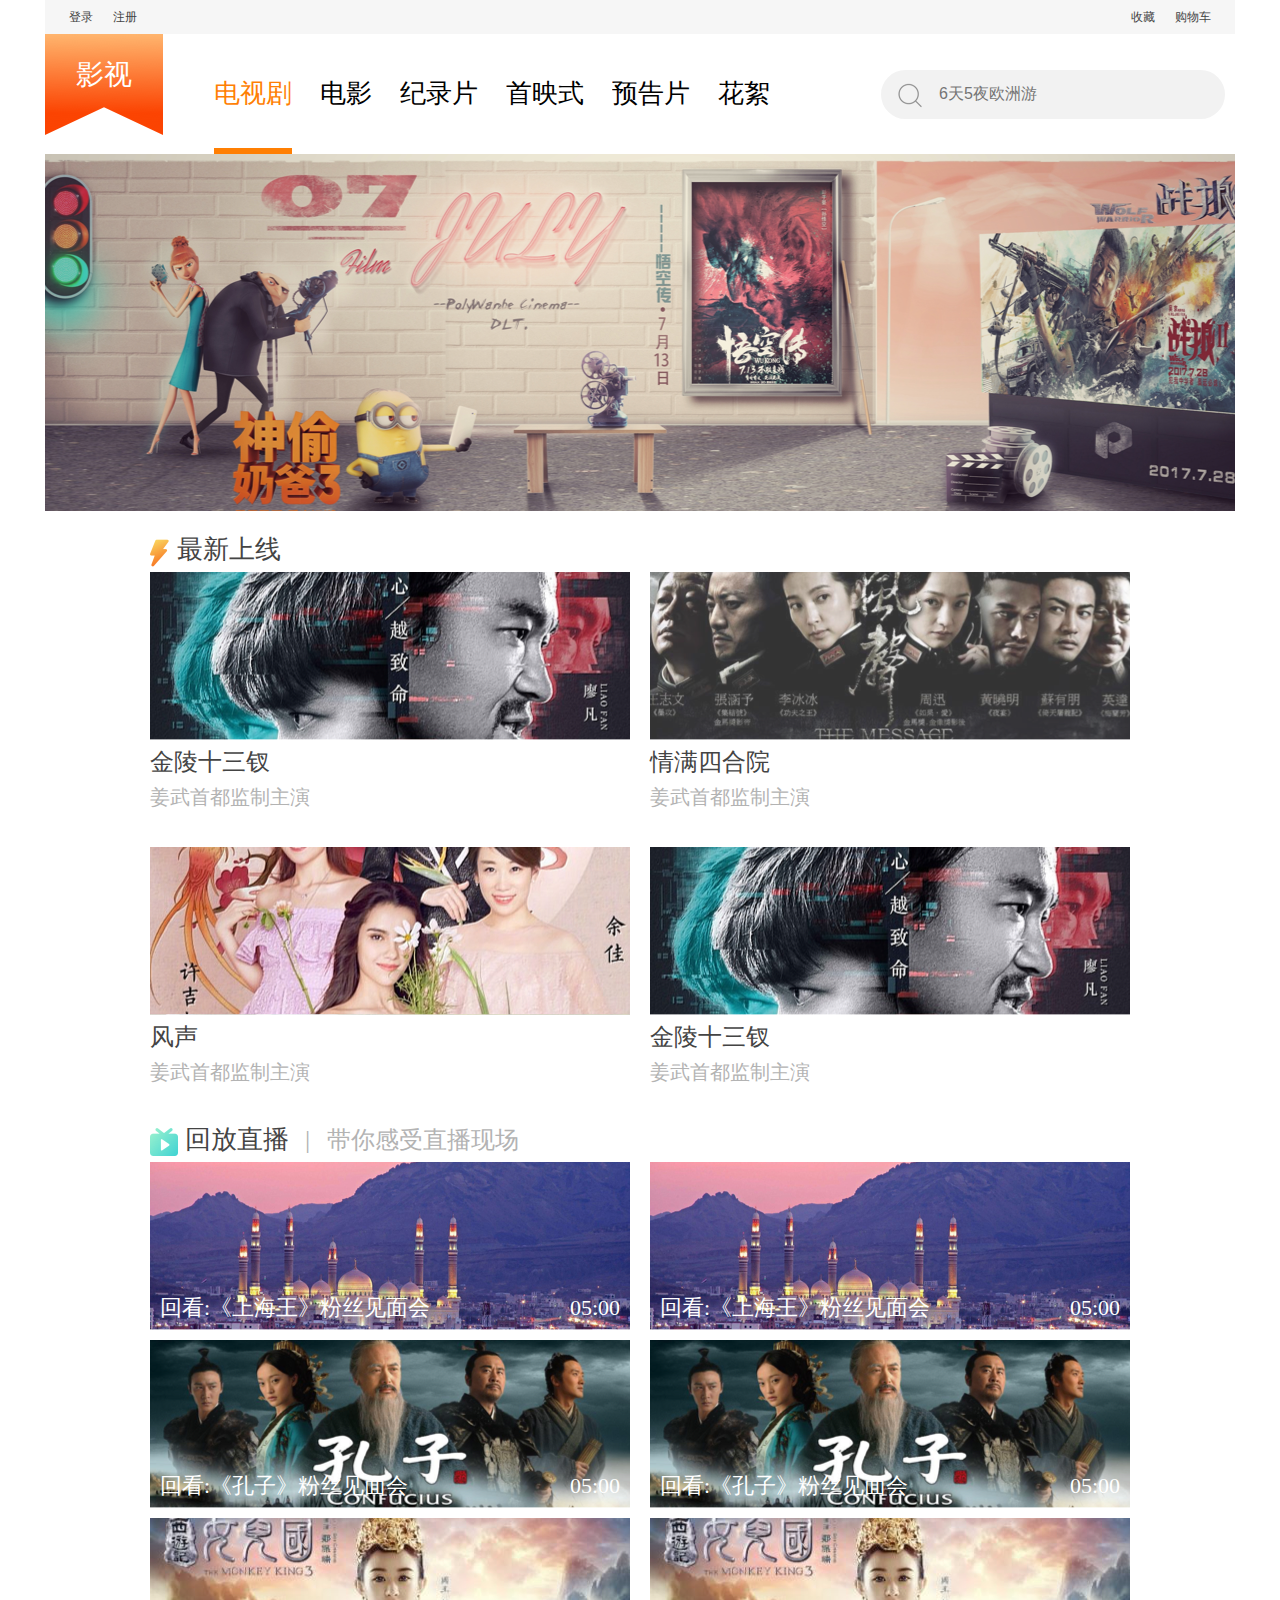
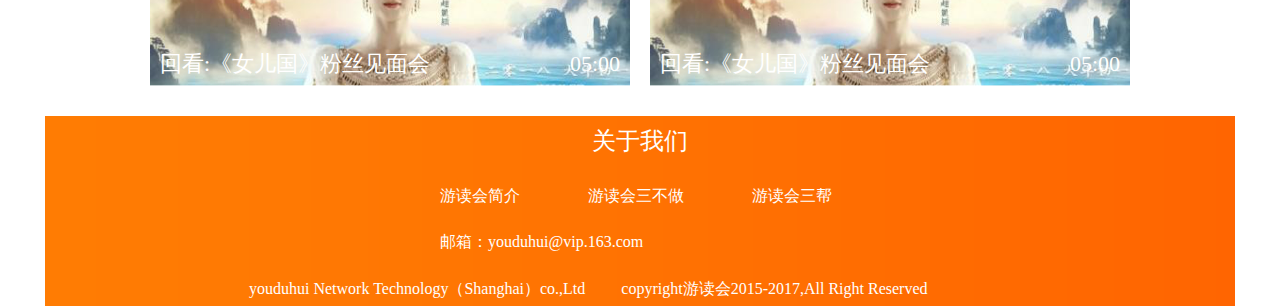
<file: films.html>
<!doctype html>
<html lang="en">
<head>
    <meta charset="UTF-8">
    <meta name="viewport"
          content="width=device-width, user-scalable=no, initial-scale=1.0, maximum-scale=1.0, minimum-scale=1.0">
    <meta http-equiv="X-UA-Compatible" content="ie=edge">
    <title>Document</title>
    <link rel="stylesheet" href="css/base.css">
    <link rel="stylesheet" href="css/films.css">
    <script src="js/jquery.js"></script>
</head>
<body>
<!--top开始-->
<div class="top">
    <a href="javascript:;" class="title login">登录</a>
    <a href="javascript:;" class="login">注册</a>
    <a href="javascript:;" class="shopping">购物车</a>
    <a href="javascript:;" class="shopping">收藏</a>
</div>
<!--top结束-->
<!--nav开始-->
<div class="con1">
    <div class="con1_left">
        <p>影视</p>
    </div>
    <nav>
        <ul>
            <li>
                <a href="javascript:;" class="a1 select_a1">
                    电视剧
                    <div class="line"></div>
                </a>
            </li>
            <li>
                <a href="javascript:;">
                    电影
                </a>
            </li>
            <li>
                <a href="javascript:;">纪录片</a>
            </li>
            <li>
                <a href="javascript:;">首映式</a>
            </li>
            <li>
                <a href="javascript:;">预告片</a>
            </li>
            <li>
                <a href="javascript:;">花絮</a>
            </li>
        </ul>
    </nav>
    <div class="search">
        <div class="s_con">
            <span class="i">
                <img src="img/books_search.png" alt="">
            </span>
            <input type="text" placeholder="6天5夜欧洲游">
        </div>
    </div>
</div>
<!--nav结束-->
<!--banner开始-->
<div class="banner">
    <img src="img/films_banner_1.png" alt="">
</div>
<!--banner结束-->
<!--内容开始-->
<div style="height:20px;"></div>
<div class="latest_title">
    <span><img src="img/films_latest_icon.png" alt=""></span>
    最新上线
</div>
<div class="latest">
    <ul>
        <li>
            <a href="javascript:;">
                <img src="img/films_latest_1.png" alt="">
            </a>
            <p class="t1">金陵十三钗</p>
            <p class="t2">姜武首都监制主演</p>
        </li>
        <li>
            <a href="javascript:;">
                <img src="img/films_latest_3.png" alt="">
            </a>
            <p class="t1">情满四合院</p>
            <p class="t2">姜武首都监制主演</p>
        </li>
        <li>
            <a href="javascript:;">
                <img src="img/films_latest_4.png" alt="">
            </a>
            <p class="t1">风声</p>
            <p class="t2">姜武首都监制主演</p>
        </li>
        <li>
            <a href="javascript:;">
                <img src="img/films_latest_1.png" alt="">
            </a>
            <p class="t1">金陵十三钗</p>
            <p class="t2">姜武首都监制主演</p>
        </li>
    </ul>
</div>
<div class="stRead_title">
    <span class="s1"><img src="img/films_playback_icon.png" alt=""></span>
    回放直播
    <span class="line">|</span>
    <span class="s2">带你感受直播现场</span>
</div>
<div class="stRead">
    <ul>
        <li>
            <a href="javascript:;">
                <img src="img/films_playback_1.png" alt="">
                <div class="pp">
                    <p class="s1">回看:《上海王》粉丝见面会</p>
                    <p class="s2">05:00</p>
                </div>
            </a>
        </li>
        <li>
            <a href="javascript:;">
                <img src="img/films_playback_1.png" alt="">
                <div class="pp">
                    <p class="s1">回看:《上海王》粉丝见面会</p>
                    <p class="s2">05:00</p>
                </div>
            </a>
        </li>
        <li>
            <a href="javascript:;">
                <img src="img/films_playback_2.png" alt="">
                <div class="pp">
                    <p class="s1">回看:《孔子》粉丝见面会</p>
                    <p class="s2">05:00</p>
                </div>
            </a>
        </li>
        <li>
            <a href="javascript:;">
                <img src="img/films_playback_2.png" alt="">
                <div class="pp">
                    <p class="s1">回看:《孔子》粉丝见面会</p>
                    <p class="s2">05:00</p>
                </div>
            </a>
        </li>
        <li>
            <a href="javascript:;">
                <img src="img/films_playback_3.png" alt="">
                <div class="pp">
                    <p class="s1">回看:《女儿国》粉丝见面会</p>
                    <p class="s2">05:00</p>
                </div>
            </a>
        </li>
        <li>
            <a href="javascript:;">
                <img src="img/films_playback_3.png" alt="">
                <div class="pp">
                    <p class="s1">回看:《女儿国》粉丝见面会</p>
                    <p class="s2">05:00</p>
                </div>
            </a>
        </li>
    </ul>
</div>
<!--内容结束-->
<!--footer开始-->
<footer>
    <p class="p p1">关于我们</p>
    <p style="height:30px;"></p>
    <p class="p p2">
        <a href="javascript:;" class="mar">游读会简介</a>
        <a href="javascript:;" class="mar">游读会三不做</a>
        <a href="javascript:;">游读会三帮</a>
    </p>
    <p style="height:26px;"></p>
    <p class="p p3">邮箱：youduhui@vip.163.com</p>
    <p style="height:26px;"></p>
    <p class="p p4">youduhui Network Technology（Shanghai）co.,Ltd&nbsp;&nbsp;&nbsp;&nbsp;&nbsp;&nbsp;&nbsp;&nbsp;
        copyright游读会2015-2017,All Right Reserved</p>
</footer>
<!--footer结束-->
</body>
<script src="js/nav.js"></script>
</html>
</file>
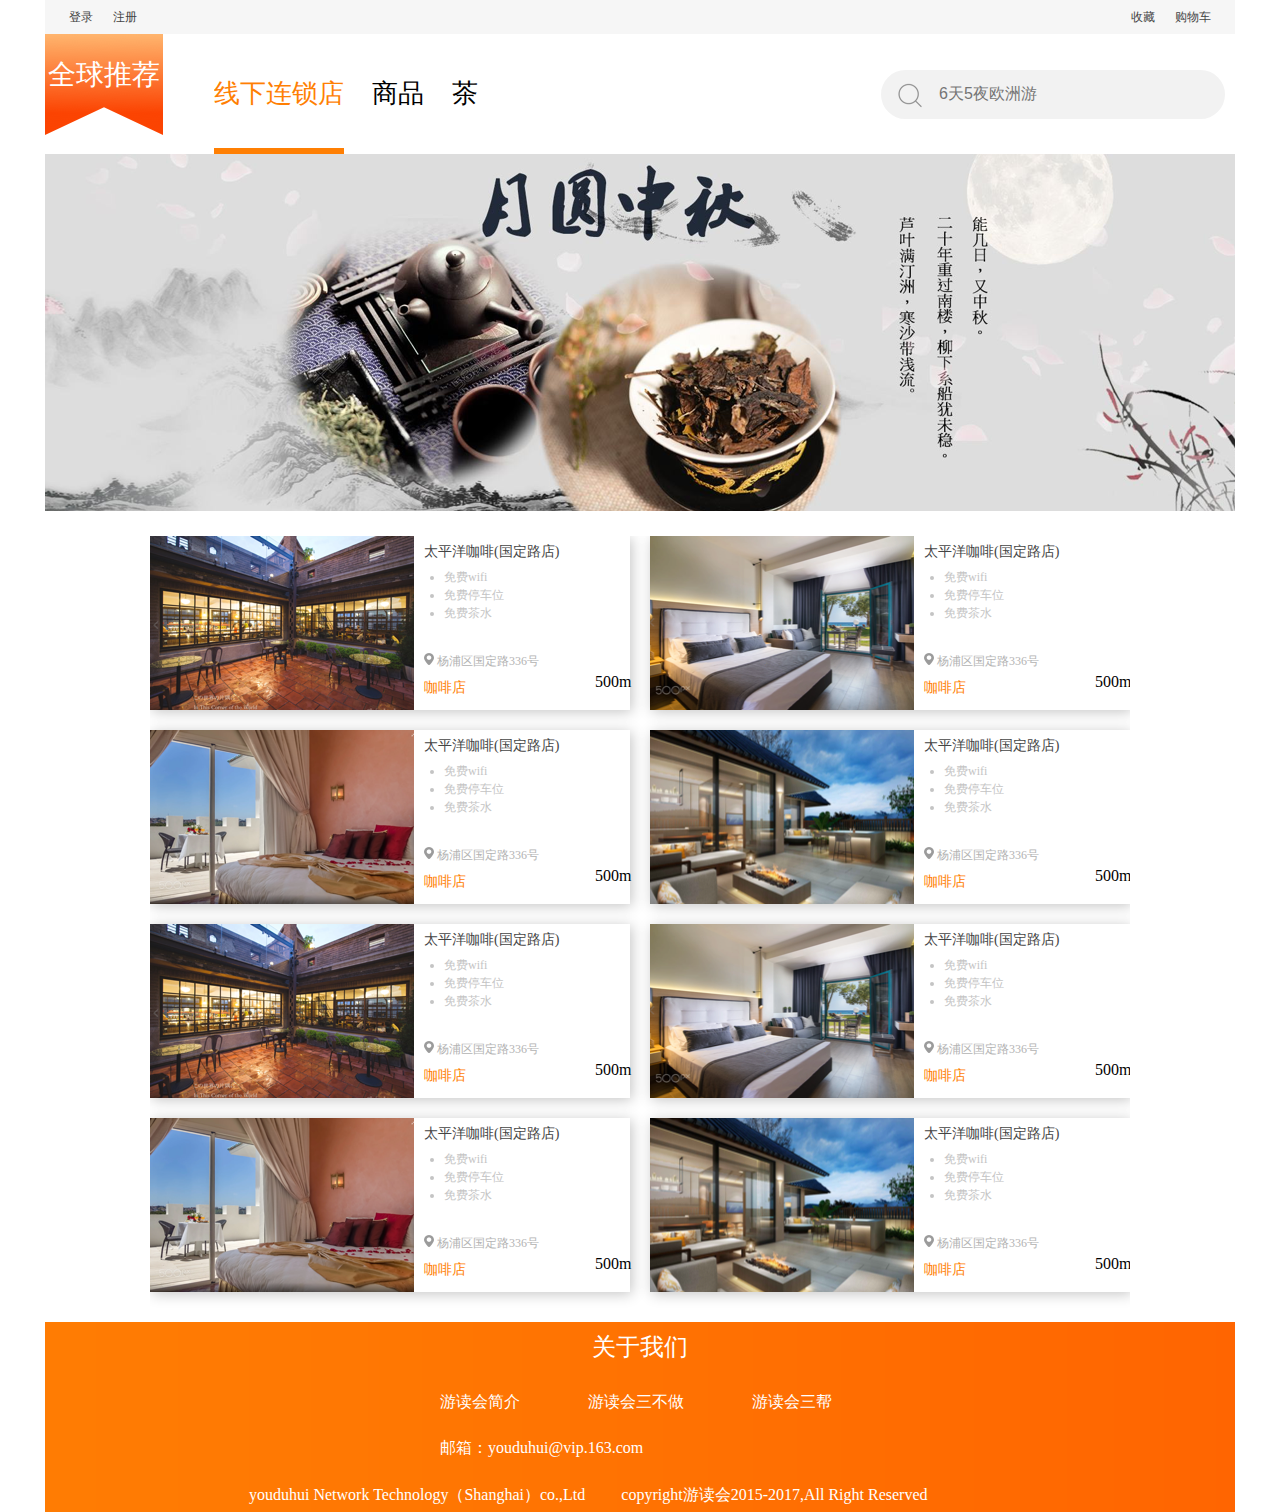
<file: global.html>
<!doctype html>
<html lang="en">
<head>
    <meta charset="UTF-8">
    <meta name="viewport"
          content="width=device-width, user-scalable=no, initial-scale=1.0, maximum-scale=1.0, minimum-scale=1.0">
    <meta http-equiv="X-UA-Compatible" content="ie=edge">
    <title>Document</title>
    <link rel="stylesheet" href="css/base.css">
    <link rel="stylesheet" href="css/derivative.css">
    <script src="js/jquery.js"></script>
</head>
<body>
<!--top开始-->
<div class="top">
    <a href="javascript:;" class="title login">登录</a>
    <a href="javascript:;" class="login">注册</a>
    <a href="javascript:;" class="shopping">购物车</a>
    <a href="javascript:;" class="shopping">收藏</a>
</div>
<!--top结束-->
<!--nav开始-->
<div class="con1">
    <div class="con1_left">
        <p>全球推荐</p>
    </div>
    <nav>
        <ul>
            <li>
                <a href="javascript:;" class="a1 select_a1">
                    线下连锁店
                    <div class="line"></div>
                </a>
            </li>
            <li>
                <a href="javascript:;">
                    商品
                </a>
            </li>
            <li>
                <a href="javascript:;">茶</a>
            </li>
        </ul>
    </nav>
    <div class="search">
        <div class="s_con">
            <span class="i">
                <img src="img/books_search.png" alt="">
            </span>
            <input type="text" placeholder="6天5夜欧洲游">
        </div>
    </div>
</div>
<!--nav结束-->
<!--banner开始-->
<div class="banner">
    <img src="img/global_banner_1.png" alt="">
</div>
<!--banner结束-->
<div style="height:20px;"></div>
<!--内容开始-->
<div class="c">
    <ul>
        <li class="con con_1">
            <div class="left">
                <img src="img/global_con_1.png" alt="">
            </div>
            <div class="right">
                <p>太平洋咖啡(国定路店)</p>
                <ul>
                    <li>免费wifi</li>
                    <li>免费停车位</li>
                    <li>免费茶水</li>
                </ul>
                <div class="time">
                    <span><img src="img/global_local_icon.png" alt=""></span>
                    杨浦区国定路336号
                </div>
                <div class="price">
                    <p class="p_1">咖啡店</p>
                    <p class="p_2">500m</p>
                </div>
            </div>
        </li>
        <li class="con con_1">
            <div class="left">
                <img src="img/global_con_2.png" alt="">
            </div>
            <div class="right">
                <p>太平洋咖啡(国定路店)</p>
                <ul>
                    <li>免费wifi</li>
                    <li>免费停车位</li>
                    <li>免费茶水</li>
                </ul>
                <div class="time">
                    <span><img src="img/global_local_icon.png" alt=""></span>
                    杨浦区国定路336号
                </div>
                <div class="price">
                    <p class="p_1">咖啡店</p>
                    <p class="p_2">500m</p>
                </div>
            </div>
        </li>
        <li class="con con_1">
            <div class="left">
                <img src="img/global_con_3.png" alt="">
            </div>
            <div class="right">
                <p>太平洋咖啡(国定路店)</p>
                <ul>
                    <li>免费wifi</li>
                    <li>免费停车位</li>
                    <li>免费茶水</li>
                </ul>
                <div class="time">
                    <span><img src="img/global_local_icon.png" alt=""></span>
                    杨浦区国定路336号
                </div>
                <div class="price">
                    <p class="p_1">咖啡店</p>
                    <p class="p_2">500m</p>
                </div>
            </div>
        </li>
        <li class="con con_1">
            <div class="left">
                <img src="img/global_con_4.png" alt="">
            </div>
            <div class="right">
                <p>太平洋咖啡(国定路店)</p>
                <ul>
                    <li>免费wifi</li>
                    <li>免费停车位</li>
                    <li>免费茶水</li>
                </ul>
                <div class="time">
                    <span><img src="img/global_local_icon.png" alt=""></span>
                    杨浦区国定路336号
                </div>
                <div class="price">
                    <p class="p_1">咖啡店</p>
                    <p class="p_2">500m</p>
                </div>
            </div>
        </li>
        <li class="con con_1">
            <div class="left">
                <img src="img/global_con_1.png" alt="">
            </div>
            <div class="right">
                <p>太平洋咖啡(国定路店)</p>
                <ul>
                    <li>免费wifi</li>
                    <li>免费停车位</li>
                    <li>免费茶水</li>
                </ul>
                <div class="time">
                    <span><img src="img/global_local_icon.png" alt=""></span>
                    杨浦区国定路336号
                </div>
                <div class="price">
                    <p class="p_1">咖啡店</p>
                    <p class="p_2">500m</p>
                </div>
            </div>
        </li>
        <li class="con con_1">
            <div class="left">
                <img src="img/global_con_2.png" alt="">
            </div>
            <div class="right">
                <p>太平洋咖啡(国定路店)</p>
                <ul>
                    <li>免费wifi</li>
                    <li>免费停车位</li>
                    <li>免费茶水</li>
                </ul>
                <div class="time">
                    <span><img src="img/global_local_icon.png" alt=""></span>
                    杨浦区国定路336号
                </div>
                <div class="price">
                    <p class="p_1">咖啡店</p>
                    <p class="p_2">500m</p>
                </div>
            </div>
        </li>
        <li class="con con_1">
            <div class="left">
                <img src="img/global_con_3.png" alt="">
            </div>
            <div class="right">
                <p>太平洋咖啡(国定路店)</p>
                <ul>
                    <li>免费wifi</li>
                    <li>免费停车位</li>
                    <li>免费茶水</li>
                </ul>
                <div class="time">
                    <span><img src="img/global_local_icon.png" alt=""></span>
                    杨浦区国定路336号
                </div>
                <div class="price">
                    <p class="p_1">咖啡店</p>
                    <p class="p_2">500m</p>
                </div>
            </div>
        </li>
        <li class="con con_1">
            <div class="left">
                <img src="img/global_con_4.png" alt="">
            </div>
            <div class="right">
                <p>太平洋咖啡(国定路店)</p>
                <ul>
                    <li>免费wifi</li>
                    <li>免费停车位</li>
                    <li>免费茶水</li>
                </ul>
                <div class="time">
                    <span><img src="img/global_local_icon.png" alt=""></span>
                    杨浦区国定路336号
                </div>
                <div class="price">
                    <p class="p_1">咖啡店</p>
                    <p class="p_2">500m</p>
                </div>
            </div>
        </li>
    </ul>
</div>
<!--内容结束-->
<div style="height:10px"></div>
<!--footer开始-->
<footer>
    <p class="p p1">关于我们</p>
    <p style="height:30px;"></p>
    <p class="p p2">
        <a href="javascript:;" class="mar">游读会简介</a>
        <a href="javascript:;" class="mar">游读会三不做</a>
        <a href="javascript:;">游读会三帮</a>
    </p>
    <p style="height:26px;"></p>
    <p class="p p3">邮箱：youduhui@vip.163.com</p>
    <p style="height:26px;"></p>
    <p class="p p4">youduhui Network Technology（Shanghai）co.,Ltd&nbsp;&nbsp;&nbsp;&nbsp;&nbsp;&nbsp;&nbsp;&nbsp;
        copyright游读会2015-2017,All Right Reserved</p>
</footer>
<!--footer结束-->
</body>
<script src="js/nav.js"></script>
</html>
</file>
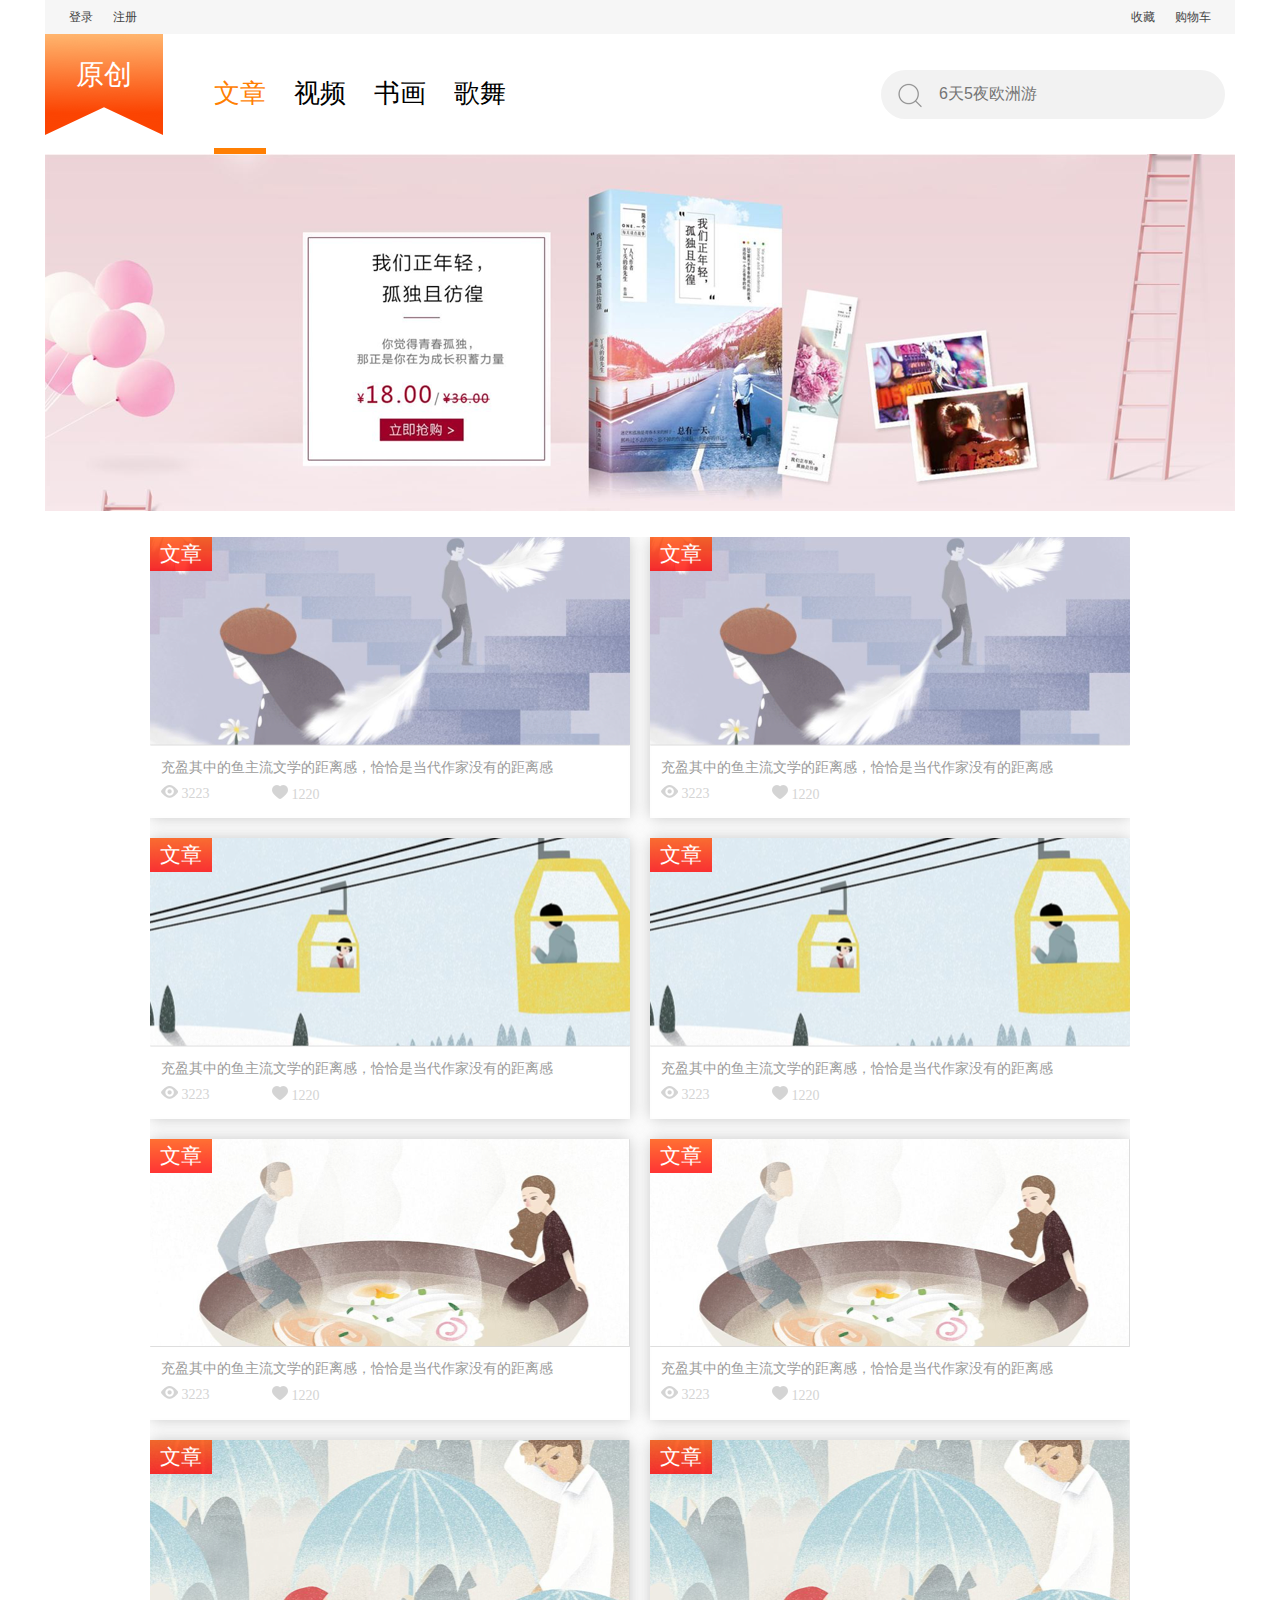
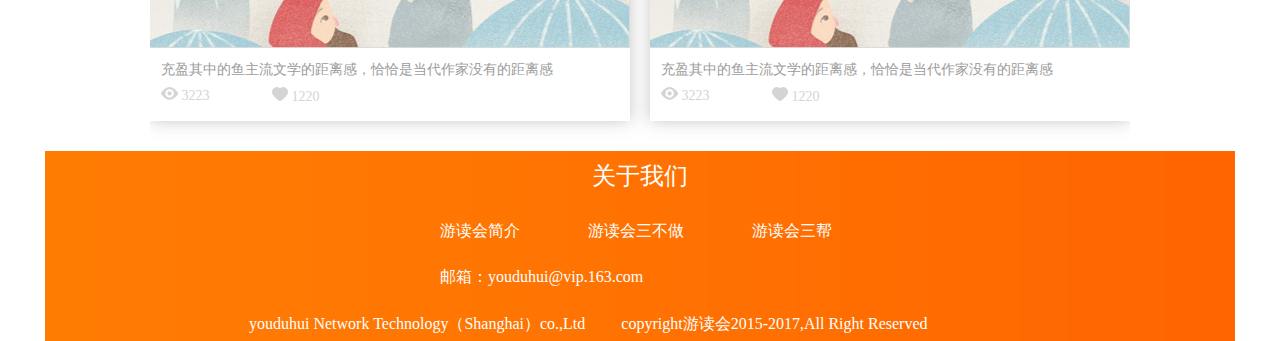
<file: original.html>
<!doctype html>
<html lang="en">
<head>
    <meta charset="UTF-8">
    <meta name="viewport"
          content="width=device-width, user-scalable=no, initial-scale=1.0, maximum-scale=1.0, minimum-scale=1.0">
    <meta http-equiv="X-UA-Compatible" content="ie=edge">
    <title>Document</title>
    <link rel="stylesheet" href="css/base.css">
    <link rel="stylesheet" href="css/original.css">
    <script src="js/jquery.js"></script>
</head>
<body>
<!--top开始-->
<div class="top">
    <a href="javascript:;" class="title login">登录</a>
    <a href="javascript:;" class="login">注册</a>
    <a href="javascript:;" class="shopping">购物车</a>
    <a href="javascript:;" class="shopping">收藏</a>
</div>
<!--top结束-->
<!--nav开始-->
<div class="con1">
    <div class="con1_left">
        <p>原创</p>
    </div>
    <nav>
        <ul>
            <li>
                <a href="javascript:;" class="a1 select_a1">
                    文章
                    <div class="line"></div>
                </a>
            </li>
            <li>
                <a href="javascript:;">
                    视频
                </a>
            </li>
            <li>
                <a href="javascript:;">书画</a>
            </li>
            <li>
                <a href="javascript:;">歌舞</a>
            </li>
        </ul>
    </nav>
    <div class="search">
        <div class="s_con">
            <span class="i">
                <img src="img/books_search.png" alt="">
            </span>
            <input type="text" placeholder="6天5夜欧洲游">
        </div>
    </div>
</div>
<!--nav结束-->
<!--banner开始-->
<div class="banner">
    <img src="img/original_banner1.png" alt="">
</div>
<!--banner结束-->
<!--内容开始-->
<div class="con_1">
    <ul>
        <li>
            <a href="javascript:;">
                <img src="img/original_article_1.png" alt="">
                <p class="p_1">充盈其中的鱼主流文学的距离感，恰恰是当代作家没有的距离感</p>
                <div class="click">
                    <div class="left_1">
                        <span><img src="img/original_look_icon.png" alt=""></span>
                        3223
                    </div>
                    <div class="left_2">
                        <span><img src="img/original_like_icon.png" alt=""></span>
                        1220
                    </div>
                </div>
                <div class="t_1">
                    <p class="headline">文章</p>
                </div>
            </a>
        </li>
        <li>
            <a href="javascript:;">
                <img src="img/original_article_1.png" alt="">
                <p class="p_1">充盈其中的鱼主流文学的距离感，恰恰是当代作家没有的距离感</p>
                <div class="click">
                    <div class="left_1">
                        <span><img src="img/original_look_icon.png" alt=""></span>
                        3223
                    </div>
                    <div class="left_2">
                        <span><img src="img/original_like_icon.png" alt=""></span>
                        1220
                    </div>
                </div>
                <div class="t_1">
                    <p class="headline">文章</p>
                </div>
            </a>
        </li>
        <li>
            <a href="javascript:;">
                <img src="img/original_article_2.png" alt="">
                <p class="p_1">充盈其中的鱼主流文学的距离感，恰恰是当代作家没有的距离感</p>
                <div class="click">
                    <div class="left_1">
                        <span><img src="img/original_look_icon.png" alt=""></span>
                        3223
                    </div>
                    <div class="left_2">
                        <span><img src="img/original_like_icon.png" alt=""></span>
                        1220
                    </div>
                </div>
                <div class="t_1">
                    <p class="headline">文章</p>
                </div>
            </a>
        </li>
        <li>
            <a href="javascript:;">
                <img src="img/original_article_2.png" alt="">
                <p class="p_1">充盈其中的鱼主流文学的距离感，恰恰是当代作家没有的距离感</p>
                <div class="click">
                    <div class="left_1">
                        <span><img src="img/original_look_icon.png" alt=""></span>
                        3223
                    </div>
                    <div class="left_2">
                        <span><img src="img/original_like_icon.png" alt=""></span>
                        1220
                    </div>
                </div>
                <div class="t_1">
                    <p class="headline">文章</p>
                </div>
            </a>
        </li>
        <li>
            <a href="javascript:;">
                <img src="img/original_article_3.png" alt="">
                <p class="p_1">充盈其中的鱼主流文学的距离感，恰恰是当代作家没有的距离感</p>
                <div class="click">
                    <div class="left_1">
                        <span><img src="img/original_look_icon.png" alt=""></span>
                        3223
                    </div>
                    <div class="left_2">
                        <span><img src="img/original_like_icon.png" alt=""></span>
                        1220
                    </div>
                </div>
                <div class="t_1">
                    <p class="headline">文章</p>
                </div>
            </a>
        </li>
        <li>
            <a href="javascript:;">
                <img src="img/original_article_3.png" alt="">
                <p class="p_1">充盈其中的鱼主流文学的距离感，恰恰是当代作家没有的距离感</p>
                <div class="click">
                    <div class="left_1">
                        <span><img src="img/original_look_icon.png" alt=""></span>
                        3223
                    </div>
                    <div class="left_2">
                        <span><img src="img/original_like_icon.png" alt=""></span>
                        1220
                    </div>
                </div>
                <div class="t_1">
                    <p class="headline">文章</p>
                </div>
            </a>
        </li>
        <li>
            <a href="javascript:;">
                <img src="img/original_article_4.png" alt="">
                <p class="p_1">充盈其中的鱼主流文学的距离感，恰恰是当代作家没有的距离感</p>
                <div class="click">
                    <div class="left_1">
                        <span><img src="img/original_look_icon.png" alt=""></span>
                        3223
                    </div>
                    <div class="left_2">
                        <span><img src="img/original_like_icon.png" alt=""></span>
                        1220
                    </div>
                </div>
                <div class="t_1">
                    <p class="headline">文章</p>
                </div>
            </a>
        </li>
        <li>
            <a href="javascript:;">
                <img src="img/original_article_4.png" alt="">
                <p class="p_1">充盈其中的鱼主流文学的距离感，恰恰是当代作家没有的距离感</p>
                <div class="click">
                    <div class="left_1">
                        <span><img src="img/original_look_icon.png" alt=""></span>
                        3223
                    </div>
                    <div class="left_2">
                        <span><img src="img/original_like_icon.png" alt=""></span>
                        1220
                    </div>
                </div>
                <div class="t_1">
                    <p class="headline">文章</p>
                </div>
            </a>
        </li>
    </ul>
</div>
<!--内容结束-->
<div style="height:10px;"></div>
<!--footer开始-->
<footer>
    <p class="p p1">关于我们</p>
    <p style="height:30px;"></p>
    <p class="p p2">
        <a href="javascript:;" class="mar">游读会简介</a>
        <a href="javascript:;" class="mar">游读会三不做</a>
        <a href="javascript:;">游读会三帮</a>
    </p>
    <p style="height:26px;"></p>
    <p class="p p3">邮箱：youduhui@vip.163.com</p>
    <p style="height:26px;"></p>
    <p class="p p4">youduhui Network Technology（Shanghai）co.,Ltd&nbsp;&nbsp;&nbsp;&nbsp;&nbsp;&nbsp;&nbsp;&nbsp;
        copyright游读会2015-2017,All Right Reserved</p>
</footer>
<!--footer结束-->
</body>
<script src="js/nav.js"></script>
</html>
</file>
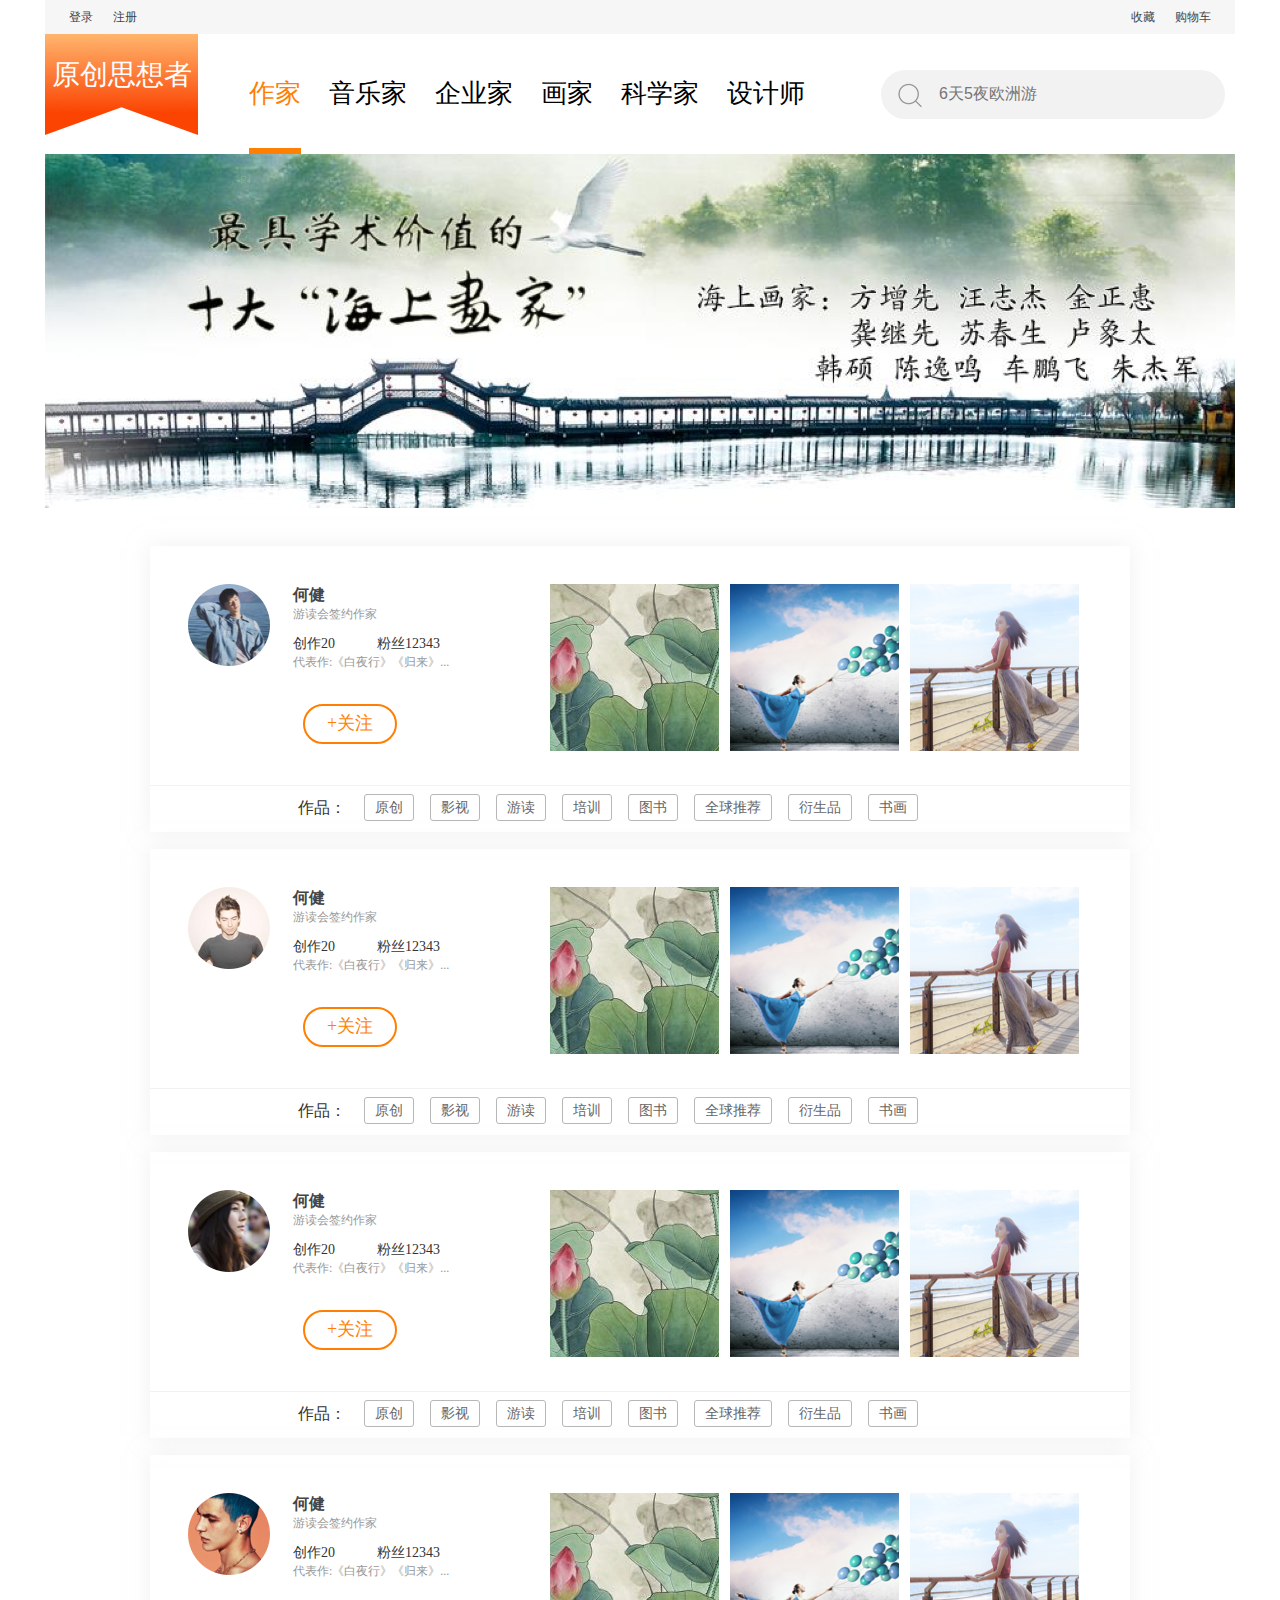
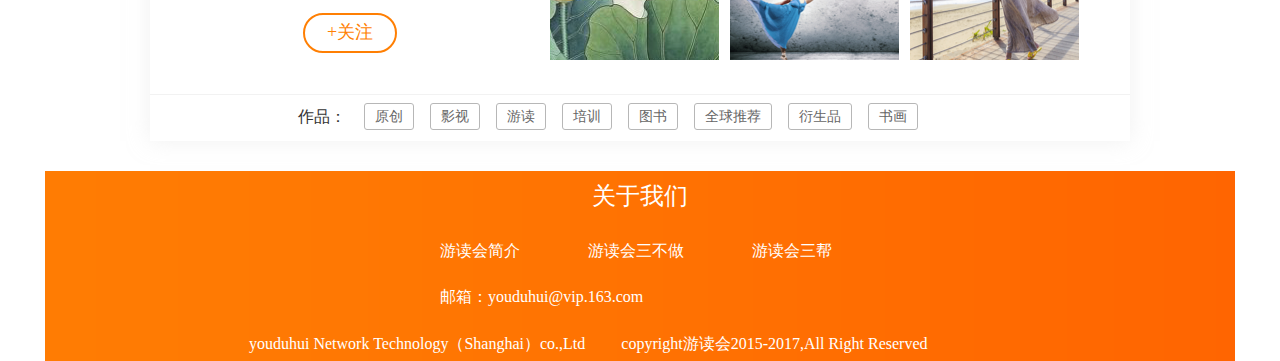
<file: oriThinker.html>
<!doctype html>
<html lang="en">
<head>
    <meta charset="UTF-8">
    <meta name="viewport"
          content="width=device-width, user-scalable=no, initial-scale=1.0, maximum-scale=1.0, minimum-scale=1.0">
    <meta http-equiv="X-UA-Compatible" content="ie=edge">
    <title>Document</title>
    <link rel="stylesheet" href="css/oriThinker.css">
    <link rel="stylesheet" href="css/base.css">
    <script src="js/jquery.js"></script>
</head>
<body>
<!--top开始-->
<div class="top">
    <a href="javascript:;" class="title login">登录</a>
    <a href="javascript:;" class="login">注册</a>
    <a href="javascript:;" class="shopping">购物车</a>
    <a href="javascript:;" class="shopping">收藏</a>
</div>
<!--top结束-->
<!--nav开始-->
<div class="con1">
    <div class="con1_left">
        <p>原创思想者</p>
    </div>
    <nav>
        <ul>
            <li>
                <a href="javascript:;" class="a1 select_a1">
                    作家
                    <div class="line"></div>
                </a>
            </li>
            <li>
                <a href="javascript:;">
                    音乐家
                </a>
            </li>
            <li>
                <a href="javascript:;">企业家</a>
            </li>
            <li>
                <a href="javascript:;">画家</a>
            </li>
            <li>
                <a href="javascript:;">科学家</a>
            </li>
            <li>
                <a href="javascript:;">设计师</a>
            </li>
        </ul>
    </nav>
    <div class="search">
        <div class="s_con">
            <span class="i">
                <img src="img/books_search.png" alt="">
            </span>
            <input type="text" placeholder="6天5夜欧洲游">
        </div>
    </div>
</div>
<!--nav结束-->
<!--banner开始-->
<div class="banner">
    <img src="img/oriThinter_banner_1.png" alt="">
</div>
<!--banner结束-->
<div style="height:30px;"></div>
<!--内容开始-->
<div class="con_1">
    <div class="top_1">
        <div class="left_1">
            <div class="left_top">
                <div class="phone_1">
                    <img src="img/oriThinher_thinter_1.png" alt="">
                </div>
                <div class="author">
                    <p class="p_1">何健</p>
                    <p class="p_2">游读会签约作家</p>
                    <p style="height:12px"></p>
                    <div class="p_3">
                        <p class="p_3_1">创作20</p>
                        <p class="p_3_2">粉丝12343</p>
                    </div>
                    <p class="p_2 p_4">代表作:《白夜行》《归来》...</p>
                </div>
            </div>
            <div class="btn_1">
                <p class="btn_1_1">
                     +关注
                    <input type="button">
                </p>
            </div>
        </div>
        <div class="right_1">
            <div class="right_1_1">
                <ul>
                    <li><a href="javascript:;"><img src="img/oriThinher_ori_1.png" alt=""></a></li>
                    <li><a href="javascript:;"><img src="img/oriThinher_ori_2.png" alt=""></a></li>
                    <li><a href="javascript:;"><img src="img/oriThinher_ori_3.png" alt=""></a></li>
                </ul>
            </div>
        </div>
    </div>
    <div class="bottom_1">
        <ul>
            <li class="t_1">作品：</li>
            <li><a href="javascript:;">原创</a></li>
            <li><a href="javascript:;">影视</a></li>
            <li><a href="javascript:;">游读</a></li>
            <li><a href="javascript:;">培训</a></li>
            <li><a href="javascript:;">图书</a></li>
            <li><a href="javascript:;">全球推荐</a></li>
            <li><a href="javascript:;">衍生品</a></li>
            <li><a href="javascript:;">书画</a></li>
        </ul>
    </div>
</div>
<div class="con_1">
    <div class="top_1">
        <div class="left_1">
            <div class="left_top">
                <div class="phone_1">
                    <img src="img/oriThinher_thinter_2.png" alt="">
                </div>
                <div class="author">
                    <p class="p_1">何健</p>
                    <p class="p_2">游读会签约作家</p>
                    <p style="height:12px"></p>
                    <div class="p_3">
                        <p class="p_3_1">创作20</p>
                        <p class="p_3_2">粉丝12343</p>
                    </div>
                    <p class="p_2 p_4">代表作:《白夜行》《归来》...</p>
                </div>
            </div>
            <div class="btn_1">
                <p class="btn_1_1">
                    +关注
                    <input type="button">
                </p>
            </div>
        </div>
        <div class="right_1">
            <div class="right_1_1">
                <ul>
                    <li><a href="javascript:;"><img src="img/oriThinher_ori_1.png" alt=""></a></li>
                    <li><a href="javascript:;"><img src="img/oriThinher_ori_2.png" alt=""></a></li>
                    <li><a href="javascript:;"><img src="img/oriThinher_ori_3.png" alt=""></a></li>
                </ul>
            </div>
        </div>
    </div>
    <div class="bottom_1">
        <ul>
            <li class="t_1">作品：</li>
            <li><a href="javascript:;">原创</a></li>
            <li><a href="javascript:;">影视</a></li>
            <li><a href="javascript:;">游读</a></li>
            <li><a href="javascript:;">培训</a></li>
            <li><a href="javascript:;">图书</a></li>
            <li><a href="javascript:;">全球推荐</a></li>
            <li><a href="javascript:;">衍生品</a></li>
            <li><a href="javascript:;">书画</a></li>
        </ul>
    </div>
</div>
<div class="con_1">
    <div class="top_1">
        <div class="left_1">
            <div class="left_top">
                <div class="phone_1">
                    <img src="img/oriThinher_thinter_3.png" alt="">
                </div>
                <div class="author">
                    <p class="p_1">何健</p>
                    <p class="p_2">游读会签约作家</p>
                    <p style="height:12px"></p>
                    <div class="p_3">
                        <p class="p_3_1">创作20</p>
                        <p class="p_3_2">粉丝12343</p>
                    </div>
                    <p class="p_2 p_4">代表作:《白夜行》《归来》...</p>
                </div>
            </div>
            <div class="btn_1">
                <p class="btn_1_1">
                    +关注
                    <input type="button">
                </p>
            </div>
        </div>
        <div class="right_1">
            <div class="right_1_1">
                <ul>
                    <li><a href="javascript:;"><img src="img/oriThinher_ori_1.png" alt=""></a></li>
                    <li><a href="javascript:;"><img src="img/oriThinher_ori_2.png" alt=""></a></li>
                    <li><a href="javascript:;"><img src="img/oriThinher_ori_3.png" alt=""></a></li>
                </ul>
            </div>
        </div>
    </div>
    <div class="bottom_1">
        <ul>
            <li class="t_1">作品：</li>
            <li><a href="javascript:;">原创</a></li>
            <li><a href="javascript:;">影视</a></li>
            <li><a href="javascript:;">游读</a></li>
            <li><a href="javascript:;">培训</a></li>
            <li><a href="javascript:;">图书</a></li>
            <li><a href="javascript:;">全球推荐</a></li>
            <li><a href="javascript:;">衍生品</a></li>
            <li><a href="javascript:;">书画</a></li>
        </ul>
    </div>
</div>
<div class="con_1">
    <div class="top_1">
        <div class="left_1">
            <div class="left_top">
                <div class="phone_1">
                    <img src="img/oriThinher_thinter_4.png" alt="">
                </div>
                <div class="author">
                    <p class="p_1">何健</p>
                    <p class="p_2">游读会签约作家</p>
                    <p style="height:12px"></p>
                    <div class="p_3">
                        <p class="p_3_1">创作20</p>
                        <p class="p_3_2">粉丝12343</p>
                    </div>
                    <p class="p_2 p_4">代表作:《白夜行》《归来》...</p>
                </div>
            </div>
            <div class="btn_1">
                <p class="btn_1_1">
                    +关注
                    <input type="button">
                </p>
            </div>
        </div>
        <div class="right_1">
            <div class="right_1_1">
                <ul>
                    <li><a href="javascript:;"><img src="img/oriThinher_ori_1.png" alt=""></a></li>
                    <li><a href="javascript:;"><img src="img/oriThinher_ori_2.png" alt=""></a></li>
                    <li><a href="javascript:;"><img src="img/oriThinher_ori_3.png" alt=""></a></li>
                </ul>
            </div>
        </div>
    </div>
    <div class="bottom_1">
        <ul>
            <li class="t_1">作品：</li>
            <li><a href="javascript:;">原创</a></li>
            <li><a href="javascript:;">影视</a></li>
            <li><a href="javascript:;">游读</a></li>
            <li><a href="javascript:;">培训</a></li>
            <li><a href="javascript:;">图书</a></li>
            <li><a href="javascript:;">全球推荐</a></li>
            <li><a href="javascript:;">衍生品</a></li>
            <li><a href="javascript:;">书画</a></li>
        </ul>
    </div>
</div>
<!--内容结束-->
<div style="height:13px;"></div>
<!--footer开始-->
<footer>
    <p class="p p1">关于我们</p>
    <p style="height:30px;"></p>
    <p class="p p2">
        <a href="javascript:;" class="mar">游读会简介</a>
        <a href="javascript:;" class="mar">游读会三不做</a>
        <a href="javascript:;">游读会三帮</a>
    </p>
    <p style="height:26px;"></p>
    <p class="p p3">邮箱：youduhui@vip.163.com</p>
    <p style="height:26px;"></p>
    <p class="p p4">youduhui Network Technology（Shanghai）co.,Ltd&nbsp;&nbsp;&nbsp;&nbsp;&nbsp;&nbsp;&nbsp;&nbsp;
        copyright游读会2015-2017,All Right Reserved</p>
</footer>
<!--footer结束-->
</body>
<script src="js/nav.js"></script>
</html>
</file>
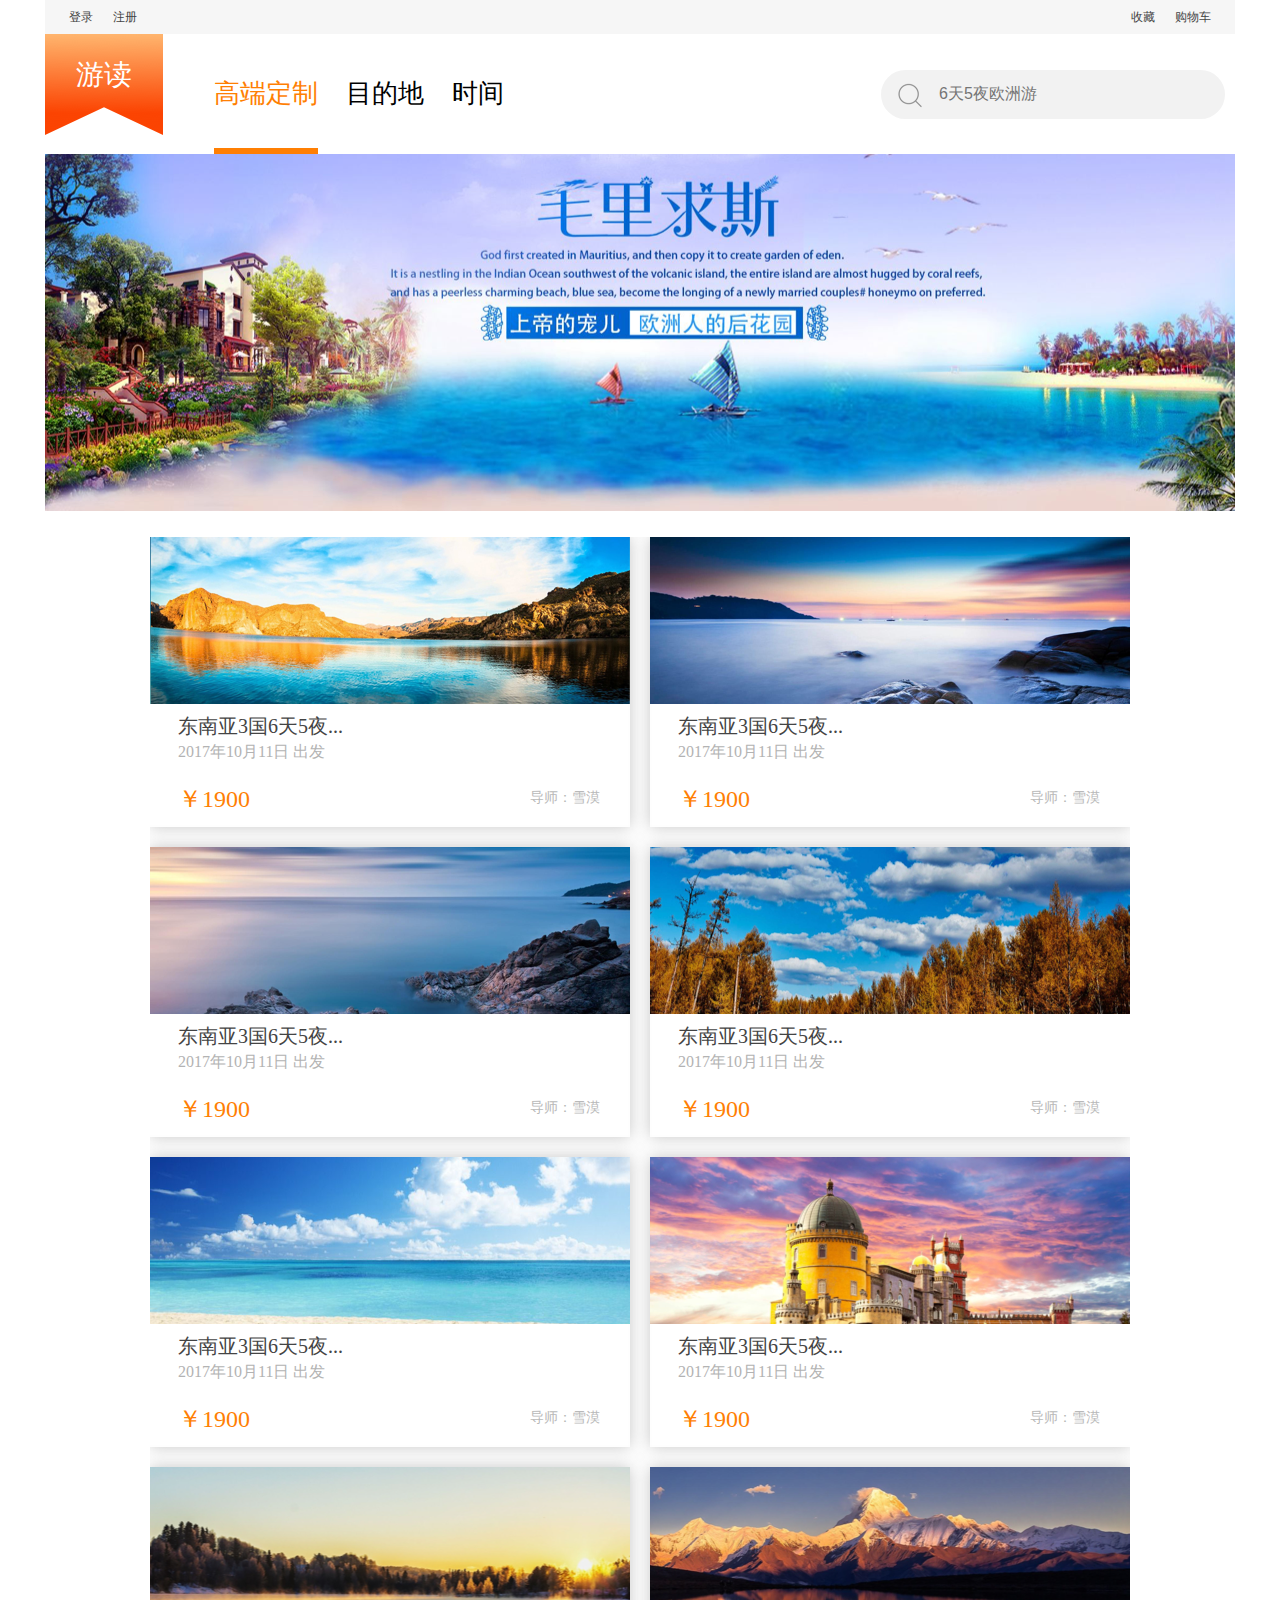
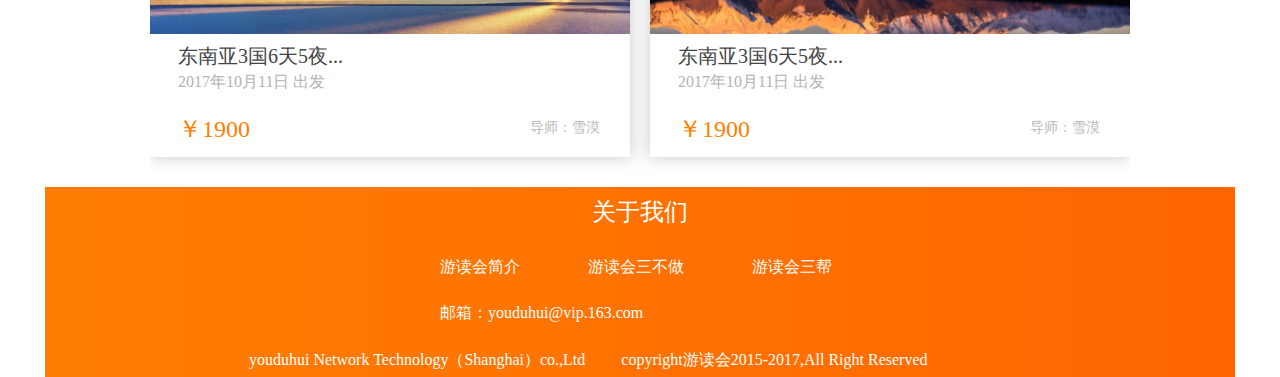
<file: stRead.html>
<!doctype html>
<html lang="en">
<head>
    <meta charset="UTF-8">
    <meta name="viewport"
          content="width=device-width, user-scalable=no, initial-scale=1.0, maximum-scale=1.0, minimum-scale=1.0">
    <meta http-equiv="X-UA-Compatible" content="ie=edge">
    <title>Document</title>
    <link rel="stylesheet" href="css/base.css">
    <link rel="stylesheet" href="css/stRead.css">
    <script src="js/jquery.js"></script>
</head>
<body>
<!--top开始-->
<div class="top">
    <a href="javascript:;" class="title login">登录</a>
    <a href="javascript:;" class="login">注册</a>
    <a href="javascript:;" class="shopping">购物车</a>
    <a href="javascript:;" class="shopping">收藏</a>
</div>
<!--top结束-->
<!--nav开始-->
<div class="con1">
    <div class="con1_left">
        <p>游读</p>
    </div>
    <nav>
        <ul>
            <li>
                <a href="javascript:;" class="a1 select_a1">
                    高端定制
                    <div class="line"></div>
                </a>
            </li>
            <li>
                <a href="javascript:;">
                    目的地
                </a>
            </li>
            <li>
                <a href="javascript:;">时间</a>
            </li>
        </ul>
    </nav>
    <div class="search">
        <div class="s_con">
            <span class="i">
                <img src="img/books_search.png" alt="">
            </span>
            <input type="text" placeholder="6天5夜欧洲游">
        </div>
    </div>
</div>
<!--nav结束-->
<!--banner开始-->
<div class="banner">
    <img src="img/stRead_banner_1.png" alt="">
</div>
<!--banner结束-->
<!--内容开始-->
<div class="con_1">
    <ul>
        <li>
            <a href="javascript:;">
                <img src="img/stRead_con_1.png" alt="">
                <p class="p_1">东南亚3国6天5夜...</p>
                <p class="p_2">2017年10月11日 出发</p>
                <div class="click">
                    <div class="left_1">￥1900</div>
                    <div class="left_2">导师：雪漠</div>
                </div>
            </a>
        </li>
        <li>
            <a href="javascript:;">
                <img src="img/stRead_con_2.png" alt="">
                <p class="p_1">东南亚3国6天5夜...</p>
                <p class="p_2">2017年10月11日 出发</p>
                <div class="click">
                    <div class="left_1">￥1900</div>
                    <div class="left_2">导师：雪漠</div>
                </div>
            </a>
        </li>
        <li>
            <a href="javascript:;">
                <img src="img/stRead_con_3.png" alt="">
                <p class="p_1">东南亚3国6天5夜...</p>
                <p class="p_2">2017年10月11日 出发</p>
                <div class="click">
                    <div class="left_1">￥1900</div>
                    <div class="left_2">导师：雪漠</div>
                </div>
            </a>
        </li>
        <li>
            <a href="javascript:;">
                <img src="img/stRead_con_4.png" alt="">
                <p class="p_1">东南亚3国6天5夜...</p>
                <p class="p_2">2017年10月11日 出发</p>
                <div class="click">
                    <div class="left_1">￥1900</div>
                    <div class="left_2">导师：雪漠</div>
                </div>
            </a>
        </li>
        <li>
            <a href="javascript:;">
                <img src="img/stRead_con_5.png" alt="">
                <p class="p_1">东南亚3国6天5夜...</p>
                <p class="p_2">2017年10月11日 出发</p>
                <div class="click">
                    <div class="left_1">￥1900</div>
                    <div class="left_2">导师：雪漠</div>
                </div>
            </a>
        </li>
        <li>
            <a href="javascript:;">
                <img src="img/stRead_con_6.png" alt="">
                <p class="p_1">东南亚3国6天5夜...</p>
                <p class="p_2">2017年10月11日 出发</p>
                <div class="click">
                    <div class="left_1">￥1900</div>
                    <div class="left_2">导师：雪漠</div>
                </div>
            </a>
        </li>
        <li>
            <a href="javascript:;">
                <img src="img/stRead_con_7.png" alt="">
                <p class="p_1">东南亚3国6天5夜...</p>
                <p class="p_2">2017年10月11日 出发</p>
                <div class="click">
                    <div class="left_1">￥1900</div>
                    <div class="left_2">导师：雪漠</div>
                </div>
            </a>
        </li>
        <li>
            <a href="javascript:;">
                <img src="img/stRead_con_8.png" alt="">
                <p class="p_1">东南亚3国6天5夜...</p>
                <p class="p_2">2017年10月11日 出发</p>
                <div class="click">
                    <div class="left_1">￥1900</div>
                    <div class="left_2">导师：雪漠</div>
                </div>
            </a>
        </li>
    </ul>
</div>
<!--内容结束-->
<div style="height:10px;"></div>
<!--footer开始-->
<footer>
    <p class="p p1">关于我们</p>
    <p style="height:30px;"></p>
    <p class="p p2">
        <a href="javascript:;" class="mar">游读会简介</a>
        <a href="javascript:;" class="mar">游读会三不做</a>
        <a href="javascript:;">游读会三帮</a>
    </p>
    <p style="height:26px;"></p>
    <p class="p p3">邮箱：youduhui@vip.163.com</p>
    <p style="height:26px;"></p>
    <p class="p p4">youduhui Network Technology（Shanghai）co.,Ltd&nbsp;&nbsp;&nbsp;&nbsp;&nbsp;&nbsp;&nbsp;&nbsp;
        copyright游读会2015-2017,All Right Reserved</p>
</footer>
<!--footer结束-->
</body>
<script src="js/nav.js"></script>
</html>
</file>
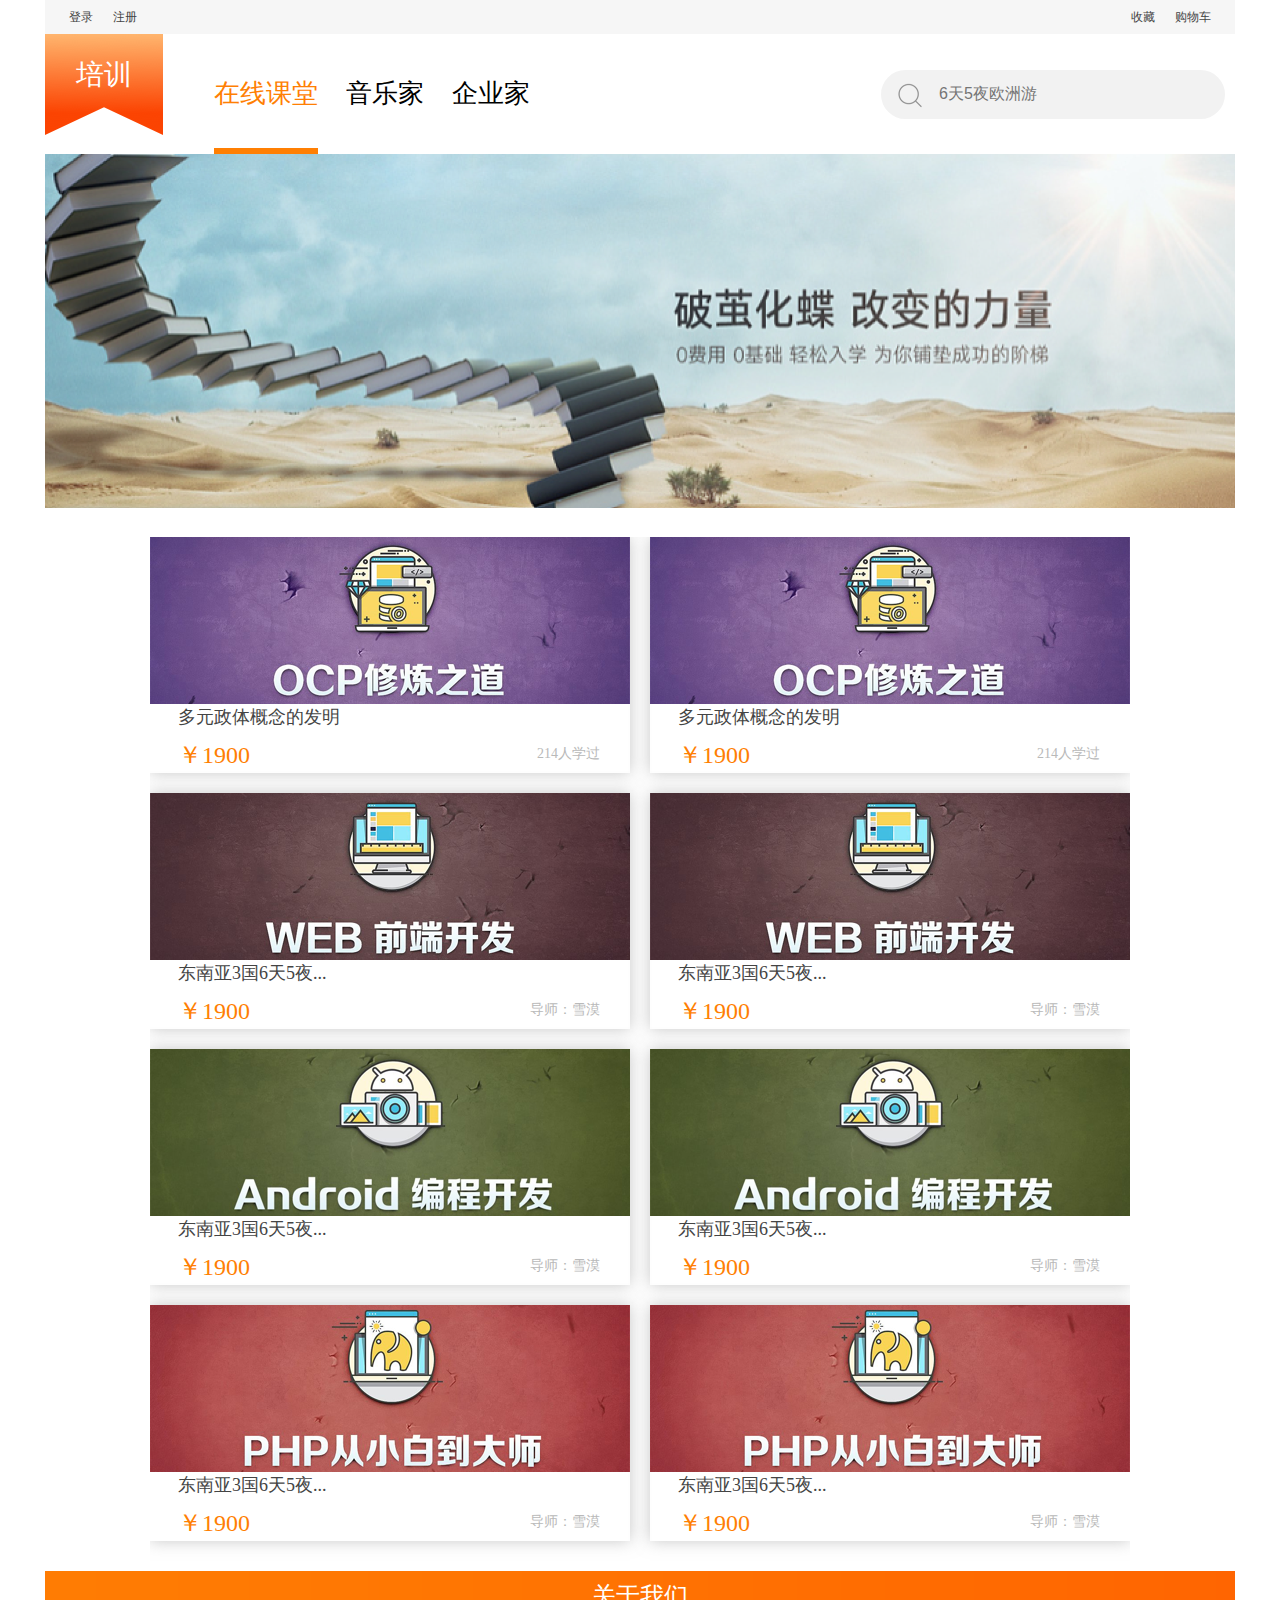
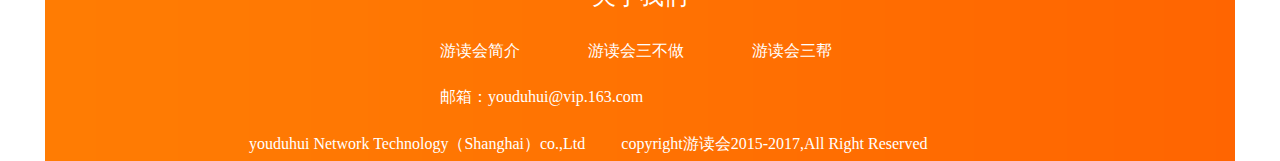
<file: train.html>
<!doctype html>
<html lang="en">
<head>
    <meta charset="UTF-8">
    <meta name="viewport"
          content="width=device-width, user-scalable=no, initial-scale=1.0, maximum-scale=1.0, minimum-scale=1.0">
    <meta http-equiv="X-UA-Compatible" content="ie=edge">
    <title>Document</title>
    <link rel="stylesheet" href="css/base.css">
    <link rel="stylesheet" href="css/train.css">
    <script src="js/jquery.js"></script>
</head>
<body>
<!--top开始-->
<div class="top">
    <a href="javascript:;" class="title login">登录</a>
    <a href="javascript:;" class="login">注册</a>
    <a href="javascript:;" class="shopping">购物车</a>
    <a href="javascript:;" class="shopping">收藏</a>
</div>
<!--top结束-->
<!--nav开始-->
<div class="con1">
    <div class="con1_left">
        <p>培训</p>
    </div>
    <nav>
        <ul>
            <li>
                <a href="javascript:;" class="a1 select_a1">
                    在线课堂
                    <div class="line"></div>
                </a>
            </li>
            <li>
                <a href="javascript:;">
                   音乐家
                </a>
            </li>
            <li>
                <a href="javascript:;">企业家</a>
            </li>
        </ul>
    </nav>
    <div class="search">
        <div class="s_con">
            <span class="i">
                <img src="img/books_search.png" alt="">
            </span>
            <input type="text" placeholder="6天5夜欧洲游">
        </div>
    </div>
</div>
<!--nav结束-->
<!--banner开始-->
<div class="banner">
    <img src="img/train_banner_1.png" alt="">
</div>
<!--banner结束-->
<!--内容开始-->
<div class="con_1">
    <ul>
        <li>
            <a href="javascript:;">
                <img src="img/train_con_1.png" alt="">
                <p class="p_1">多元政体概念的发明</p>
                <div class="click">
                    <div class="left_1">￥1900</div>
                    <div class="left_2">214人学过</div>
                </div>
            </a>
        </li>
        <li>
            <a href="javascript:;">
                <img src="img/train_con_1.png" alt="">
                <p class="p_1">多元政体概念的发明</p>
                <div class="click">
                    <div class="left_1">￥1900</div>
                    <div class="left_2">214人学过</div>
                </div>
            </a>
        </li>
        <li>
            <a href="javascript:;">
                <img src="img/train_con_2.png" alt="">
                <p class="p_1">东南亚3国6天5夜...</p>
                <div class="click">
                    <div class="left_1">￥1900</div>
                    <div class="left_2">导师：雪漠</div>
                </div>
            </a>
        </li>
        <li>
            <a href="javascript:;">
                <img src="img/train_con_2.png" alt="">
                <p class="p_1">东南亚3国6天5夜...</p>
                <div class="click">
                    <div class="left_1">￥1900</div>
                    <div class="left_2">导师：雪漠</div>
                </div>
            </a>
        </li>
        <li>
            <a href="javascript:;">
                <img src="img/train_con_3.png" alt="">
                <p class="p_1">东南亚3国6天5夜...</p>
                <div class="click">
                    <div class="left_1">￥1900</div>
                    <div class="left_2">导师：雪漠</div>
                </div>
            </a>
        </li>
        <li>
            <a href="javascript:;">
                <img src="img/train_con_3.png" alt="">
                <p class="p_1">东南亚3国6天5夜...</p>
                <div class="click">
                    <div class="left_1">￥1900</div>
                    <div class="left_2">导师：雪漠</div>
                </div>
            </a>
        </li>
        <li>
            <a href="javascript:;">
                <img src="img/train_con_4.png" alt="">
                <p class="p_1">东南亚3国6天5夜...</p>
                <div class="click">
                    <div class="left_1">￥1900</div>
                    <div class="left_2">导师：雪漠</div>
                </div>
            </a>
        </li>
        <li>
            <a href="javascript:;">
                <img src="img/train_con_4.png" alt="">
                <p class="p_1">东南亚3国6天5夜...</p>
                <div class="click">
                    <div class="left_1">￥1900</div>
                    <div class="left_2">导师：雪漠</div>
                </div>
            </a>
        </li>
    </ul>
</div>
<!--内容结束-->
<div style="height:10px;"></div>
<!--footer开始-->
<footer>
    <p class="p p1">关于我们</p>
    <p style="height:30px;"></p>
    <p class="p p2">
        <a href="javascript:;" class="mar">游读会简介</a>
        <a href="javascript:;" class="mar">游读会三不做</a>
        <a href="javascript:;">游读会三帮</a>
    </p>
    <p style="height:26px;"></p>
    <p class="p p3">邮箱：youduhui@vip.163.com</p>
    <p style="height:26px;"></p>
    <p class="p p4">youduhui Network Technology（Shanghai）co.,Ltd&nbsp;&nbsp;&nbsp;&nbsp;&nbsp;&nbsp;&nbsp;&nbsp;
        copyright游读会2015-2017,All Right Reserved</p>
</footer>
<!--footer结束-->
</body>
<script src="js/nav.js"></script>
</html>
</file>
<file: css/index.css>
.top{
    width:1190px;
    height:34px;
    background:#F5F5F5;
    margin:0 auto;
    padding:0 10px;
    font-size: 12px;
    color:#000;
}
.top .left{
    width:300px;
    height:100%;
    float:left;
}
.top .left ul{
    width:100%;
    height:100%;
    display:flex;
    justify-content: space-between;
}
.top .left ul li{
    width:25%;
    height:100%;
}
.select{
    width:100%;
    height:100%;
    display:inline-block;
}
.select select{
    width:100%;
    height:100%;
    background:none;
    border:0;
}
.select select .op{
    width:64px;
    height:20px;
}
.login{
    display:inline-block;
    line-height:34px;
    width:100%;
    height:100%;
    font-size: 12px;
    text-align: center;
}
.top .right{
    width:140px;
    height:100%;
    float:right;
}
.top .right .shopping,.collect{
    width:50%;
    height:100%;
    line-height: 34px;
    text-align:center;
    user-select:none;
    cursor: pointer;
}
.top .right .shopping{
    float:left;
}
.top .right .collect{
    float:right;
}
.sp1{
    color:#FF7F03;
}
.sp2{
    color:#FF7F03;
}
.top2{
    width:1190px;
    height:120PX;
    margin:0 auto;
    font-size: 12px;
    color:#000;
    position:relative;
}
.top2 .logo{
    width:175px;
    height:100%;
    margin-left:10px;
    float:left;
    position:relative;
}
.top2 .logo img{
    position:absolute;
    left:0;
    right:0;
    top:0;
    bottom:0;
    margin:auto;
}
.top2 .erweima{
    width:79px;
    height:100%;
    float:right;
    margin-right:102px;
}
.top2 .erweima img{
   margin-top:25px;
}
header{
    width:1190px;
    height:40px;
    background:#FF7202;
    margin:0 auto;
    font-size:20px;
    color:#fff;
    padding-left:190px;
}
header a{
    display:inline-block;
    padding:0 10px;
    color:#fff;
    line-height:40px;
}
.top2 .center{
    width:525px;
    height:100%;
    position:absolute;
    top:0;
    bottom:0;
    left:0;
    right:0;
    margin:auto;
    padding:23px 0 9px 0;
}
.top2 .center .c1{
    width:100%;
    height:20px;
    padding-left:24px;
    margin-bottom:5px;
}
.top2 .center .c1 a{
    font-size: 12px;
    color:#FF7202;
    display:inline-block;
    padding:3px 5px;
    border-radius:5px;
}
.top2 .center a.select_a1{
    background:#FF7202;
    color:#fff;
}
/*.top2 .center .c1 a:nth-child(1){

}*/
.top2 .center .search{
    width:100%;
    height:49px;
    border:1px solid #FF7202;
    border-radius:20px;
    position:relative;
}
.top2 .center .search .so_bg{
    width:80px;
    height:50px;
    position:absolute;
    right:-1px;
    top:-1px;
}
.top2 .center .search .so_bg p{
    width:100%;
    height:28px;
    text-align:center;
    position:absolute;
    top:0;
    bottom:0;
    right:0;
    left:0;
    margin:auto;
    font-size: 20px;
    color:#fff;
    font-weight:600;
    font-family:"苹方"
}
.search .iconfont{
    width:9px;
    height:100%;
    font-size: 30px;
    color:#7C7C7C;
    position:absolute;
    left:15px;
    top:6px;
}
.top2 .center .search input{
    width:80%;
    height:100%;
    line-height: 50px;
    font-size: 12px;
    color:#9B9B9B;
    border:0;
    background:0;
    padding-left:45px;
}
nav{
    width:100%;
    height:20px;
    margin-top:2px;
    padding-left:18px;
}
nav a{
    color:#7C7C7C;
    font-size: 12px;
    padding:0 3px;
}
.select_a{
    color:#FF7202;
}
.banner{
    width:1190px;
    height:366px;
    background:#ccc;
    margin:0 auto;
    position:relative;
}
.banner .con{
    width:1002px;
    height:100%;
    margin:0 auto;
    position:relative;
}
.banner .con .ban{
    width:100%;
    height:100%;
    position:relative;
}
.banner .con .ban li{
    width:100%;
    height:100%;
    position:absolute;
    left:0;
    top:0;
    opacity:0;
    z-index:1;
    transition:all 2s;
}
.banner .con .ban li:nth-child(1){
    z-index:2;
    opacity:1;
}
.banner .con .ban li img{
    width:100%;
    height:100%;
}
.banner .btn{
    width:120px;
    height:15px;
    position:absolute;
    left:0;
    right:0;
    bottom:15px;
    margin:auto;
    display:flex;
    justify-content: space-between;
    z-index:999;
    cursor:pointer;
}
.banner .btn>li{
    width:15px;
    height:15px;
    border-radius:50%;
    background:rgba(255,96,0,.3);
    align-items:center;
}
.banner .btn>li:nth-child(1){
    background:#FF7202;
}
.banner .prev{
    width:20px;
    height:55px;
    position:absolute;
    left:0;
    top:0;
    bottom:0;
    margin:auto;
    cursor:pointer;
    z-index:999;
}
.banner .next{
    width:20px;
    height:55px;
    position:absolute;
    right:0;
    top:0;
    bottom:0;
    margin:auto;
    cursor:pointer;
    z-index:999;
}
.con1{
    width:1190px;
    height:824px;
    margin:0 auto;
    padding:65px 118px
}
.con1 ul {
    width:100%;
    height:100%;
    display:flex;
    justify-content: space-between;
    flex-wrap: wrap;
}
.con1 ul li{
    width:240px;
    height:197px;
}
.con1 ul a{
    display: block;
    width:100%;
}
.con1 ul li p{
    width:100%;
    text-align:center;
    line-height:30px;
    color:#ff7b01;
    font-size: 28px;
    font-weight:500;
}
.con2{
    width:1190px;
    height:424px;
    margin:0 auto;
    padding:33px 24px;
}
.con2 .title,.con3 .title{
    width:100%;
    height:50px;
}
.con3 .title{
    height:60px;
}
.con2 .title p,.con3 .title p{
    font-size: 27px;
    color:#000;
    padding-left:6px;
}
.con2 .line,.con3 .line{
    width:128px;
    height:10px;
    background:#ff7b01;
}
.con3 .line{
    width:146px;
}
.con2 ul{
    width:100%;
    height:309px;
    display:flex;
    justify-content:space-around;
    flex-wrap: wrap;
    align-items:center;
}
.con2 ul li{
    width:278px;
    height:144px;
    position:relative;
}
.con2 ul li a{
    display:block;
    width:100%;
    height:100%;
}
.con2 ul li p{
    width:100%;
    height:30px;
    font-size:18px;
    color:#fff;
    line-height:30px;
    position:absolute;
    left:0;
    bottom:5px;
    text-align:center;
}
.con3{
    width:1190px;
    height:600px;
    margin:0 auto;
    padding:28px 24px 10px;
}
.con3 ul{
    width:100%;
    height:491px;
    display:flex;
    justify-content:space-around;
    flex-wrap:wrap;
    align-items:center;
}
.con3 ul li{
    width:276px;
    height:235px;
}
.con3 ul li a{
    display:block;
    width: 100%;
    height:100%;
}
.con3 ul li a .t1{
    font-size:22px;
    color:#000;
}
.con3 ul li a .t2{
    font-size:18px;
    color:#666666;
    padding-left:8px;
}
footer{
    width:1190px;
    height:190px;
    margin:0 auto;
    background:url("../img/index_footer.png") center center no-repeat;
    background-size:100%;
}
footer p{
    width:100%;
    color:#fff;
}
footer p.p1{
    height:40px;
    font-size:24px;
    text-align:center;
    line-height:50px;
}
footer p.p2{
    width:400px;
    height:20px;
    font-size:16px;
    margin:0 auto;
}
footer p.p2 a{
    color:#fff;
}
footer p.p2 a.mar{
    margin-right:64px;
}
footer p.p3{
   padding-left:395px;
}
footer p.p4{
    padding-left:204px;
}
</file>
<file: css/base.css>
*{
	margin: 0;
	padding: 0;
	box-sizing: border-box;
	list-style: none;
	outline:none;
	/* text-decoration: none; *//* (去除a标签的下划线) */
}
a{
	color: #000;
	text-decoration: none;
}
</file>
<file: css/iconfont.css>
@font-face {font-family: "iconfont";
  src: url('../iconfont/iconfont.eot?t=1516010291478'); /* IE9*/
  src: url('../iconfont/iconfont.eot?t=1516010291478#iefix') format('embedded-opentype'), /* IE6-IE8 */
  url('[data-uri]') format('woff'),
  url('../iconfont/iconfont.ttf?t=1516010291478') format('truetype'), /* chrome, firefox, opera, Safari, Android, iOS 4.2+*/
  url('../iconfont/iconfont.svg?t=1516010291478#iconfont') format('svg'); /* iOS 4.1- */
}

.iconfont {
  font-family:"iconfont" !important;
  font-size:16px;
  font-style:normal;
  -webkit-font-smoothing: antialiased;
  -moz-osx-font-smoothing: grayscale;
}

.icon-ai66:before { content: "\e6b8"; }

.icon-jingdiananli_wujiaoxing_shoucanghou:before { content: "\e64a"; }

.icon-dingwei:before { content: "\e62c"; }

.icon-icon-:before { content: "\e60c"; }
</file>
<file: css/books.css>
.top{
    width:1190px;
    height:34px;
    background:#F6F6F6;
    margin:0 auto;
    padding:0 24px;
    font-size: 12px;
    line-height:34px;
}
.top .login{
    float:left;
    color:rgba(68,68,68,1);
    margin-right:20px;
}
.top .shopping{
    float:right;
    color:rgba(68,68,68,1);
    margin-left:20px;
}
.con1{
    width:1190px;
    height:120px;
    margin:0 auto;
}
.con1 .con1_left{
    width:118px;
    height:101px;
    background:url("../img/books_title_bg.png") center center no-repeat;
    background-size:100%;
    float:left;
    position:relative;
}
.con1 .con1_left  p{
    width:100%;
    height:37px;
    font-size: 28px;
    color:#fff;
    line-height: 37px;
    position:absolute;
    left:0;
    top:-20px;
    bottom:0;
    right:0;
    margin:auto;
    text-align:center;
}
nav{
    width:auto;
    height:100%;
    float:left;
    padding-left:51px;
}
nav ul{
    width:100%;
    height:100%;
}
nav ul li{
    width:auto;
    height:100%;
    overflow:hidden;
    float:left;
}
nav ul li>a{
    display:inline-block;
    font-size:26px;
    color:#000;
    line-height:120px;
    margin-right:28px;
    position:relative;
    height:100%;
}
nav ul li>a.select_a1{
    color:rgba(255,127,3,1);
}
nav ul li>a .line{
    position:absolute;
    bottom:0px;
    left:0;
    width:100%;
    height:6px;
    background:rgba(255,127,3,1);
}
.con1 .search{
    width:344px;
    height:100%;
    float:right;
    margin-right:10px;
    position:relative;
}
.con1 .search .s_con{
    width:100%;
    height:49px;
    position:absolute;
    left:0;
    right:0;
    bottom:0;
    top:0;
    margin:auto;
    background:#F2F2F2;
    padding-left:16px;
    border-radius:30px;
}
.con1 .search .s_con .i{
    display:inline-block;
    width:27px;
    height:27px;
    vertical-align:middle;
}
.con1 .search .s_con input{
    width:290px;
    height:100%;
    background:none;
    border:none;
    border-radius:30px;
    font-size:16px;
    color:rgba(204,204,204,1);
    line-height:49px;
    padding-left:11px;
}
.banner{
    width:1190px;
    height:362px;
    margin:0 auto;
}
.con{
    width:980px;
    height:346px;
    margin:0 auto;
    -moz-box-shadow:2px 2px 13px #C5C5C5;
    -webkit-box-shadow:2px 2px 13px #C5C5C5;
    box-shadow:2px 2px 13px #C5C5C5;
}
.con_1{
    margin-bottom:20px;
    margin-top:30px;
}
.con_2{
    background:cyan;
    margin-bottom:20px;
}
.con_1 .left{
    width:369px;
    height:344px;
    position:relative;
    float:left;
}
.con_1 .left .book{
    width:207px;
    height:217px;
    position:absolute;
    left:0;
    right:0;
    top:0;
    bottom:35px;
    margin:auto;
}
.con_1 .left .headline{
    width:63px;
    height:35px;
    position:absolute;
    left:0;
    top:0;
    background:url("../img/books_title_con_bg.png") center center no-repeat;
    background-size:100%;
    font-size: 21px;
    color:#fff;
    line-height:29px;
    text-align:center;
}
.con_1 .right{
    width:611px;
    height:100%;
    float:left;
    padding-top:32px;
}
.con_1 .right>p{
    width:100%;
    height:29px;
    font-size:22px;
    color:rgba(102,102,102,1);
    line-height:29px;
    margin-bottom:14px;
}
.con_1 .right ul{
    width:100%;
    height:auto;
    padding-left:20px;
    overflow:hidden;
}
.con_1 .right ul li{
    width:100%;
    height:29px;
    float:left;
    font-size:14px;
    color:rgba(153,153,153,1);
    list-style-type:disc;
}
.con_1 .right .time{
    width:100%;
    height:31px;
    margin-top:14px;
}
.con_1 .right .time .time_left{
    width:auto;
    height:100%;
    font-size:14px;
    color:rgba(102,102,102,1);
    float:left;
    line-height:31px;
}
.con_1 .right .time .time_left span{
    display:inline-block;
    width:31px;
    height:31px;
    position:relative;
    vertical-align:top;
}
.con_1 .right .time .time_left span img{
    position:absolute;
    left:0;
    right:0;
    top:0;
    bottom:0;
    margin:auto;
}
.con_1 .right .time>p{
    float:left;
    font-size:14px;
    color:rgba(102,102,102,1);
    margin-left:127px;
    line-height:31px;
}
.con_1 .right .time>p>span{
    color:#FF0000;
}
.con_1 .price{
    width:100%;
    height:59px;
    margin-top:65px;
}
.con_1 .price>p span{
    font-size:30px ;
    font-weight:400;
}
.con_1 .price>p{
    width:97px;
    height:100%;
    float:left;
    font-size:46px ;
    color:rgba(255,0,0,1);
    line-height: 65px;
    font-weight: 600;
}
.con_1 .price .btn{
    float:left;
    margin-left:336px;
    width:109px;
    height:36px;
    background:url("../img/books_btn_bg.png") center center no-repeat;
    -webkit-background-size: 100%;
    background-size: 100%;
    margin-top: 17px;
}
.con_1 .price .btn a{
    display:inline-block;
    width:100%;
    height:100%;
    font-size:22px;
    color:#fff;
    text-align: center;
    line-height: 36px;
}

footer{
    width:1190px;
    height:190px;
    margin:0 auto;
    background:url("../img/index_footer.png") center center no-repeat;
    background-size:100%;
}
footer p{
    width:100%;
    color:#fff;
}
footer p.p1{
    height:40px;
    font-size:24px;
    text-align:center;
    line-height:50px;
}
footer p.p2{
    width:400px;
    height:20px;
    font-size:16px;
    margin:0 auto;
}
footer p.p2 a{
    color:#fff;
}
footer p.p2 a.mar{
    margin-right:64px;
}
footer p.p3{
    padding-left:395px;
}
footer p.p4{
    padding-left:204px;
}
</file>
<file: css/booksPaintings.css>
.top{
    width:1190px;
    height:34px;
    background:#F6F6F6;
    margin:0 auto;
    padding:0 24px;
    font-size: 12px;
    line-height:34px;
}
.top .login{
    float:left;
    color:rgba(68,68,68,1);
    margin-right:20px;
}
.top .shopping{
    float:right;
    color:rgba(68,68,68,1);
    margin-left:20px;
}
.con1{
    width:1190px;
    height:120px;
    margin:0 auto;
}
.con1 .con1_left{
    width:118px;
    height:101px;
    background:url("../img/books_title_bg.png") center center no-repeat;
    background-size:100%;
    float:left;
    position:relative;
}
.con1 .con1_left  p{
    width:100%;
    height:37px;
    font-size: 28px;
    color:#fff;
    line-height: 37px;
    position:absolute;
    left:0;
    top:-20px;
    bottom:0;
    right:0;
    margin:auto;
    text-align:center;
}
nav{
    width:auto;
    height:100%;
    float:left;
    padding-left:51px;
}
nav ul{
    width:100%;
    height:100%;
}
nav ul li{
    width:auto;
    height:100%;
    overflow:hidden;
    float:left;
}
nav ul li>a{
    display:inline-block;
    font-size:26px;
    color:#000;
    line-height:120px;
    margin-right:28px;
    position:relative;
    height:100%;
}
nav ul li>a.select_a1{
    color:rgba(255,127,3,1);
}
nav ul li>a .line{
    position:absolute;
    bottom:0px;
    left:0;
    width:100%;
    height:6px;
    background:rgba(255,127,3,1);
}
.con1 .search{
    width:344px;
    height:100%;
    float:right;
    margin-right:10px;
    position:relative;
}
.con1 .search .s_con{
    width:100%;
    height:49px;
    position:absolute;
    left:0;
    right:0;
    bottom:0;
    top:0;
    margin:auto;
    background:#F2F2F2;
    padding-left:16px;
    border-radius:30px;
}
.con1 .search .s_con .i{
    display:inline-block;
    width:27px;
    height:27px;
    vertical-align:middle;
}
.con1 .search .s_con input{
    width:290px;
    height:100%;
    background:none;
    border:none;
    border-radius:30px;
    font-size:16px;
    color:rgba(204,204,204,1);
    line-height:49px;
    padding-left:11px;
}
.banner{
    width:1190px;
    height:362px;
    margin:0 auto;
}
footer{
    width:1190px;
    height:190px;
    margin:0 auto;
    background:url("../img/index_footer.png") center center no-repeat;
    background-size:100%;
}
footer p{
    width:100%;
    color:#fff;
}
footer p.p1{
    height:40px;
    font-size:24px;
    text-align:center;
    line-height:50px;
}
footer p.p2{
    width:400px;
    height:20px;
    font-size:16px;
    margin:0 auto;
}
footer p.p2 a{
    color:#fff;
}
footer p.p2 a.mar{
    margin-right:64px;
}
footer p.p3{
    padding-left:395px;
}
footer p.p4{
    padding-left:204px;
}
.con_1{
    width:980px;
    height:auto;
    margin:0 auto;
    overflow: hidden;
    margin-top:21px;
}
.con_1 .p_1{
    width:100%;
    height:40px;
}
.con_1 .p_1 span{
    font-size:22px;
    color:rgba(68,68,68,1);
    line-height: 29px;
    border-bottom:3px solid rgba(255,127,3,1);
}
.con_1 ul.ul1,.con_1 ul.ul2{
    width:100%;
    height:auto;
    overflow: hidden;
    display:flex;
    justify-content: space-between;
    flex-wrap:wrap;
}
.con_1 ul.ul1{
    padding-top:13px;
}
.con_1 ul.ul1 li,ul.ul2 li{
    width:480px;
    height:300px;
    box-shadow:0px 0px 15px rgba(145,145,145,.5);
    margin-bottom:20px;
}
.con_1 ul.ul2 li{
    height:242px;
}
.con_1 ul.ul1 li a,.con_1 ul.ul2 li a{
    display:block;
    width:100%;
    height:100%;
    position:relative;
}
.con_1 ul.ul1 li a .top_1{
    width:100%;
    height:45px;
    padding-left:10px;
    padding-right:18px;
    margin-top: 10px;
    margin-bottom: 10px;
}
.con_1 ul.ul1 li a .top_1 .left_1{
    float:left;
    width:45px;
    height:45px;
}
.con_1 ul.ul1 li a .top_1 .left_2{
    width:224px;
    height:100%;
    float:left;
    padding-left:10px;
}
.con_1 ul.ul1 li a .top_1 .left_2 .p1{
    width:100%;
    height:auto;
    font-size: 14px;
    color:rgba(68,68,68,1);
    line-height:24px;
}
.con_1 ul.ul1 li a .top_1 .left_2 .p1 span{
    color:rgba(179,179,179,1);
}
.con_1 ul.ul1 li a .top_1 .left_2 .p2{
    width:100%;
    height:auto;
    font-size:12px;
    color:rgba(68,68,68,1);
    line-height: 14px;
}
.con_1 ul.ul1 li a .top_1 .left_3{
    width:auto;
    height:100%;
    float:left;
    font-size:12px;
    color:rgba(68,68,68,1);
    padding-top:26px;
}
.con_1 ul.ul1 li a .p_1,.con_1 ul.ul2 li a .p_1{
    font-size: 14px;
    color:rgba(155,155,155,1);
    line-height: 19px;
    width:100%;
    height:auto;
    margin:8px 0px;
    padding-left:11px;
}
.con_1 ul.ul1 li a .click,.con_1 ul.ul2 li a .click{
    width:100%;
    height:19px;
    padding-left:11px;
    padding-right:11px;
}
.con_1 ul.ul1 li a .click .left_1,.con_1 ul.ul2 li a .click .left_1{
    width:111px;
    height:100%;
    float:left;
    font-size:14px;
    color:rgba(212,212,212,1);
}
.con_1 ul.ul1 li a .click .left_2,.con_1 ul.ul2 li a .click .left_2{
    width:111px;
    height:100%;
    float:left;
    font-size:14px;
    color:rgba(212,212,212,1);
}
.con_1 ul.ul2 li a .click .left_3{
    font-size: 18px;
    color:rgba(255,127,3,1);
    line-height: 16px;
    float:right;
}
.t_1{
    width:62px;
    height:34px;
    position:absolute;
    left:0;
    top:0;
    background:url("../img/books_title_con_bg.png") center center no-repeat;
    -webkit-background-size: 100%;
    background-size: 100%;
}
.t_1 .headline{
    width:100%;
    height:29px;
    font-size: 21px;
    color:#fff;
    position:absolute;
    left:0;
    top:0;
    right:0;
    bottom:0;
    margin:auto;
    text-align: center;
}
</file>
<file: css/derivative.css>
.top{
    width:1190px;
    height:34px;
    background:#F6F6F6;
    margin:0 auto;
    padding:0 24px;
    font-size: 12px;
    line-height:34px;
}
.top .login{
    float:left;
    color:rgba(68,68,68,1);
    margin-right:20px;
}
.top .shopping{
    float:right;
    color:rgba(68,68,68,1);
    margin-left:20px;
}
.con1{
    width:1190px;
    height:120px;
    margin:0 auto;
}
.con1 .con1_left{
    width:118px;
    height:101px;
    background:url("../img/derivative_title_bg.png") center center no-repeat;
    background-size:100%;
    float:left;
    position:relative;
}
.con1 .con1_left  p{
    width:100%;
    height:37px;
    font-size: 28px;
    color:#fff;
    line-height: 37px;
    position:absolute;
    left:0;
    top:-20px;
    bottom:0;
    right:0;
    margin:auto;
    text-align:center;
}
nav{
    width:auto;
    height:100%;
    float:left;
    padding-left:51px;
}
nav ul{
    width:100%;
    height:100%;
}
nav ul li{
    width:auto;
    height:100%;
    overflow:hidden;
    float:left;
}
nav ul li>a{
    display:inline-block;
    font-size:26px;
    color:#000;
    line-height:120px;
    margin-right:28px;
    position:relative;
    height:100%;
}
nav ul li>a.select_a1{
    color:rgba(255,127,3,1);
}
nav ul li>a .line{
    position:absolute;
    bottom:0px;
    left:0;
    width:100%;
    height:6px;
    background:rgba(255,127,3,1);
}
.con1 .search{
    width:344px;
    height:100%;
    float:right;
    margin-right:10px;
    position:relative;
}
.con1 .search .s_con{
    width:100%;
    height:49px;
    position:absolute;
    left:0;
    right:0;
    bottom:0;
    top:0;
    margin:auto;
    background:#F2F2F2;
    padding-left:16px;
    border-radius:30px;
}
.con1 .search .s_con .i{
    display:inline-block;
    width:27px;
    height:27px;
    vertical-align:middle;
}
.con1 .search .s_con input{
    width:290px;
    height:100%;
    background:none;
    border:none;
    border-radius:30px;
    font-size:16px;
    color:rgba(204,204,204,1);
    line-height:49px;
    padding-left:11px;
}
.banner{
    width:1190px;
    height:362px;
    margin:0 auto;
}
.c{
    width:980px;
    height:auto;
    overflow: hidden;
    margin:auto;
}
.c ul{
    width:100%;
    height:100%;
    display:flex;
    justify-content: space-between;
    flex-wrap:wrap;
}
.con{
    width:480px;
    height:174px;
    -moz-box-shadow:2px 2px 13px #C5C5C5;
    -webkit-box-shadow:2px 2px 13px #C5C5C5;
    box-shadow:2px 2px 13px #C5C5C5;
    margin-bottom:20px;
}
.con_1 .left{
    width:264px;
    height:174px;
    float:left;
}
.con_1 .right{
    width:216px;
    height:100%;
    float:left;
    padding-top:9px;
    padding-left:10px;
}
.con_1 .right>p{
    width:100%;
    height:24px;
    font-size:14px;
    color:rgba(68,68,68,1);
    line-height:14px;
}
.con_1 .right ul{
    width:100%;
    height:auto;
    padding-left:20px;
    overflow:hidden;
    margin-bottom:30px;
}
.con_1 .right ul li{
    width:100%;
    height:18px;
    float:left;
    font-size:12px;
    color:rgba(196,196,196,1);
    list-style-type:disc;
    line-height: 16px;
}
.con_1 .right .time{
    width:100%;
    height:20px;
    font-size: 12px;
    color:rgba(179,179,179,1);
    line-height: 14px;
}
.con_1 .price{
    width:100%;
    height:30px;
    padding-right: 10px;
}
.con_1 .price .p_1{
    width:auto;
    height:auto;
    font-size: 14px;
    color:rgba(255,127,3,1);
    line-height: 30px;
    float:left;
}
.con_1 .price .p_2{
    width:25px;
    height:25px;
    float:right;
}
footer{
    width:1190px;
    height:190px;
    margin:0 auto;
    background:url("../img/index_footer.png") center center no-repeat;
    background-size:100%;
}
footer p{
    width:100%;
    color:#fff;
}
footer p.p1{
    height:40px;
    font-size:24px;
    text-align:center;
    line-height:50px;
}
footer p.p2{
    width:400px;
    height:20px;
    font-size:16px;
    margin:0 auto;
}
footer p.p2 a{
    color:#fff;
}
footer p.p2 a.mar{
    margin-right:64px;
}
footer p.p3{
    padding-left:395px;
}
footer p.p4{
    padding-left:204px;
}
</file>
<file: css/films.css>
.top{
    width:1190px;
    height:34px;
    background:#F6F6F6;
    margin:0 auto;
    padding:0 24px;
    font-size: 12px;
    line-height:34px;
}
.top .login{
    float:left;
    color:rgba(68,68,68,1);
    margin-right:20px;
}
.top .shopping{
    float:right;
    color:rgba(68,68,68,1);
    margin-left:20px;
}
.con1{
    width:1190px;
    height:120px;
    margin:0 auto;
}
.con1 .con1_left{
    width:118px;
    height:101px;
    background:url("../img/books_title_bg.png") center center no-repeat;
    background-size:100%;
    float:left;
    position:relative;
}
.con1 .con1_left  p{
    width:100%;
    height:37px;
    font-size: 28px;
    color:#fff;
    line-height: 37px;
    position:absolute;
    left:0;
    top:-20px;
    bottom:0;
    right:0;
    margin:auto;
    text-align:center;
}
nav{
    width:auto;
    height:100%;
    float:left;
    padding-left:51px;
}
nav ul{
    width:100%;
    height:100%;
}
nav ul li{
    width:auto;
    height:100%;
    overflow:hidden;
    float:left;
}
nav ul li>a{
    display:inline-block;
    font-size:26px;
    color:#000;
    line-height:120px;
    margin-right:28px;
    position:relative;
    height:100%;
}
nav ul li>a.select_a1{
    color:rgba(255,127,3,1);
}
nav ul li>a .line{
    position:absolute;
    bottom:0px;
    left:0;
    width:100%;
    height:6px;
    background:rgba(255,127,3,1);
}
.con1 .search{
    width:344px;
    height:100%;
    float:right;
    margin-right:10px;
    position:relative;
}
.con1 .search .s_con{
    width:100%;
    height:49px;
    position:absolute;
    left:0;
    right:0;
    bottom:0;
    top:0;
    margin:auto;
    background:#F2F2F2;
    padding-left:16px;
    border-radius:30px;
}
.con1 .search .s_con .i{
    display:inline-block;
    width:27px;
    height:27px;
    vertical-align:middle;
}
.con1 .search .s_con input{
    width:290px;
    height:100%;
    background:none;
    border:none;
    border-radius:30px;
    font-size:16px;
    color:rgba(204,204,204,1);
    line-height:49px;
    padding-left:11px;
}
.banner{
    width:1190px;
    height:357px;
    margin:0 auto;
}
footer{
    width:1190px;
    height:190px;
    margin:0 auto;
    background:url("../img/index_footer.png") center center no-repeat;
    background-size:100%;
}
footer p{
    width:100%;
    color:#fff;
}
footer p.p1{
    height:40px;
    font-size:24px;
    text-align:center;
    line-height:50px;
}
footer p.p2{
    width:400px;
    height:20px;
    font-size:16px;
    margin:0 auto;
}
footer p.p2 a{
    color:#fff;
}
footer p.p2 a.mar{
    margin-right:64px;
}
footer p.p3{
    padding-left:395px;
}
footer p.p4{
    padding-left:204px;
}
.latest_title{
    width:980px;
    height:41px;
    margin:0 auto;
    font-size:26px;
    color:rgba(68,68,68,1);
    line-height:38px;
}
.latest_title span{
    width:20px;
    height:27px;
    display:inline-block;
    vertical-align:middle;
}
.latest{
    width:980px;
    height:549px;
    margin:0 auto;
}
.latest ul{
    width:100%;
    height:100%;
    display:flex;
    justify-content:space-between;
    flex-wrap: wrap;
}
.latest ul li{
    width:480px;
    height:240px;
}
.latest ul li a{
    display:block;
    width:480px;
    height:167.4px;
    margin-bottom:10px;
}
.latest ul li .t1{
    width:100%;
    height:37px;
    font-size:24px;
    color:rgba(68,68,68,1);
    line-height:27px;
}
.latest ul li .t2{
    width:100%;
    height:auto;
    font-size:20px;
    color:rgba(179,179,179,1);
    line-height:23px;
}
.stRead_title{
    width:980px;
    height:41px;
    margin:0 auto;
    font-size:26px;
    color:rgba(68,68,68,1);
    line-height:38px;
}
.stRead_title span.line{
    margin:0 10px;
    color:rgba(179,179,179,1);
}
.stRead_title span.s1{
    width:28px;
    height:28px;
    display:inline-block;
    vertical-align:middle;
}
.stRead_title span.s2{
    font-size:24px;
    color:rgba(179,179,179,1);
    line-height:31px;
}
.stRead{
    width:980px;
    height:534px;
    margin:0 auto;
    margin-bottom:20px;
}
.stRead ul{
    width:100%;
    height:100%;
    display:flex;
    justify-content: space-between;
    flex-wrap:wrap;
}
.stRead ul li{
    width:480px;
    height:178px;
}
.stRead ul li a{
    display:block;
    width:100%;
    height:100%;
    position:relative;
}
.stRead ul li a .pp{
    padding:0 10px;
    width:100%;
    height:24px;
    font-size:22px;
    line-height: 24px;
    color:#fff;
    position:absolute;
    left:0;
    bottom:20px;
}
.stRead ul li a .pp .s1{
    float:left;
}
.stRead ul li a .pp .s2{
    float:right;
}
</file>
<file: css/original.css>
.top{
    width:1190px;
    height:34px;
    background:#F6F6F6;
    margin:0 auto;
    padding:0 24px;
    font-size: 12px;
    line-height:34px;
}
.top .login{
    float:left;
    color:rgba(68,68,68,1);
    margin-right:20px;
}
.top .shopping{
    float:right;
    color:rgba(68,68,68,1);
    margin-left:20px;
}
.con1{
    width:1190px;
    height:120px;
    margin:0 auto;
}
.con1 .con1_left{
    width:118px;
    height:101px;
    background:url("../img/books_title_bg.png") center center no-repeat;
    background-size:100%;
    float:left;
    position:relative;
}
.con1 .con1_left  p{
    width:100%;
    height:37px;
    font-size: 28px;
    color:#fff;
    line-height: 37px;
    position:absolute;
    left:0;
    top:-20px;
    bottom:0;
    right:0;
    margin:auto;
    text-align:center;
}
nav{
    width:auto;
    height:100%;
    float:left;
    padding-left:51px;
}
nav ul{
    width:100%;
    height:100%;
}
nav ul li{
    width:auto;
    height:100%;
    overflow:hidden;
    float:left;
}
nav ul li>a{
    display:inline-block;
    font-size:26px;
    color:#000;
    line-height:120px;
    margin-right:28px;
    position:relative;
    height:100%;
}
nav ul li>a.select_a1{
    color:rgba(255,127,3,1);
}
nav ul li>a .line{
    position:absolute;
    bottom:0px;
    left:0;
    width:100%;
    height:6px;
    background:rgba(255,127,3,1);
}
.con1 .search{
    width:344px;
    height:100%;
    float:right;
    margin-right:10px;
    position:relative;
}
.con1 .search .s_con{
    width:100%;
    height:49px;
    position:absolute;
    left:0;
    right:0;
    bottom:0;
    top:0;
    margin:auto;
    background:#F2F2F2;
    padding-left:16px;
    border-radius:30px;
}
.con1 .search .s_con .i{
    display:inline-block;
    width:27px;
    height:27px;
    vertical-align:middle;
}
.con1 .search .s_con input{
    width:290px;
    height:100%;
    background:none;
    border:none;
    border-radius:30px;
    font-size:16px;
    color:rgba(204,204,204,1);
    line-height:49px;
    padding-left:11px;
}
.banner{
    width:1190px;
    height:362px;
    margin:0 auto;
}
footer{
    width:1190px;
    height:190px;
    margin:0 auto;
    background:url("../img/index_footer.png") center center no-repeat;
    background-size:100%;
}
footer p{
    width:100%;
    color:#fff;
}
footer p.p1{
    height:40px;
    font-size:24px;
    text-align:center;
    line-height:50px;
}
footer p.p2{
    width:400px;
    height:20px;
    font-size:16px;
    margin:0 auto;
}
footer p.p2 a{
    color:#fff;
}
footer p.p2 a.mar{
    margin-right:64px;
}
footer p.p3{
    padding-left:395px;
}
footer p.p4{
    padding-left:204px;
}
.con_1{
    width:980px;
    height:auto;
    margin:0 auto;
    overflow: hidden;
    margin-top:21px;
}
.con_1 ul{
    width:100%;
    height:auto;
    overflow: hidden;
    display:flex;
    justify-content: space-between;
    flex-wrap:wrap;
}
.con_1 ul li{
    width:480px;
    height:281px;
    box-shadow:0px 0px 15px rgba(145,145,145,.5);
    margin-bottom:20px;
}
.con_1 ul li a{
    display:block;
    width:100%;
    height:100%;
    position:relative;
}
.con_1 ul li a .p_1{
    font-size: 14px;
    color:rgba(155,155,155,1);
    line-height: 19px;
    width:100%;
    height:auto;
    margin:8px 0px;
    padding-left:11px;
}
.con_1 ul li a .click{
    width:100%;
    height:19px;
    padding-left:11px;
}
.con_1 ul li a .click .left_1{
    width:111px;
    height:100%;
    float:left;
    font-size:14px;
    color:rgba(212,212,212,1);
}
.con_1 ul li a .click .left_2{
    width:111px;
    height:100%;
    float:left;
    font-size:14px;
    color:rgba(212,212,212,1);
}
.t_1{
    width:62px;
    height:34px;
    position:absolute;
    left:0;
    top:0;
    background:url("../img/books_title_con_bg.png") center center no-repeat;
    -webkit-background-size: 100%;
    background-size: 100%;
}
.t_1 .headline{
    width:100%;
    height:29px;
    font-size: 21px;
    color:#fff;
    position:absolute;
    left:0;
    top:0;
    right:0;
    bottom:0;
    margin:auto;
    text-align: center;
}
</file>
<file: css/oriThinker.css>
.top{
    width:1190px;
    height:34px;
    background:#F6F6F6;
    margin:0 auto;
    padding:0 24px;
    font-size: 12px;
    line-height:34px;
}
.top .login{
    float:left;
    color:rgba(68,68,68,1);
    margin-right:20px;
}
.top .shopping{
    float:right;
    color:rgba(68,68,68,1);
    margin-left:20px;
}
.con1{
    width:1190px;
    height:120px;
    margin:0 auto;
}
.con1 .con1_left{
    width:153px;
    height:101px;
    background:url("../img/oriThinher_titlt_bg.png") center center no-repeat;
    background-size:cover;
    float:left;
    position:relative;
}
.con1 .con1_left  p{
    width:100%;
    height:37px;
    font-size: 28px;
    color:#fff;
    line-height: 37px;
    position:absolute;
    left:0;
    top:-20px;
    bottom:0;
    right:0;
    margin:auto;
    text-align:center;
}
nav{
    width:auto;
    height:100%;
    float:left;
    padding-left:51px;
}
nav ul{
    width:100%;
    height:100%;
}
nav ul li{
    width:auto;
    height:100%;
    overflow:hidden;
    float:left;
}
nav ul li>a{
    display:inline-block;
    font-size:26px;
    color:#000;
    line-height:120px;
    margin-right:28px;
    position:relative;
    height:100%;
}
nav ul li>a.select_a1{
    color:rgba(255,127,3,1);
}
nav ul li>a .line{
    position:absolute;
    bottom:0px;
    left:0;
    width:100%;
    height:6px;
    background:rgba(255,127,3,1);
}
.con1 .search{
    width:344px;
    height:100%;
    float:right;
    margin-right:10px;
    position:relative;
}
.con1 .search .s_con{
    width:100%;
    height:49px;
    position:absolute;
    left:0;
    right:0;
    bottom:0;
    top:0;
    margin:auto;
    background:#F2F2F2;
    padding-left:16px;
    border-radius:30px;
}
.con1 .search .s_con .i{
    display:inline-block;
    width:27px;
    height:27px;
    vertical-align:middle;
}
.con1 .search .s_con input{
    width:290px;
    height:100%;
    background:none;
    border:none;
    border-radius:30px;
    font-size:16px;
    color:rgba(204,204,204,1);
    line-height:49px;
    padding-left:11px;
}
.banner{
    width:1190px;
    height:362px;
    margin:0 auto;
}
footer{
    width:1190px;
    height:190px;
    margin:0 auto;
    background:url("../img/index_footer.png") center center no-repeat;
    background-size:100%;
}
footer p{
    width:100%;
    color:#fff;
}
footer p.p1{
    height:40px;
    font-size:24px;
    text-align:center;
    line-height:50px;
}
footer p.p2{
    width:400px;
    height:20px;
    font-size:16px;
    margin:0 auto;
}
footer p.p2 a{
    color:#fff;
}
footer p.p2 a.mar{
    margin-right:64px;
}
footer p.p3{
    padding-left:395px;
}
footer p.p4{
    padding-left:204px;
}
.con_1{
    width:980px;
    height:286px;
    margin:0 auto;
    box-shadow: 0px 0px 20px rgba(227,227,227,.5);
    margin-bottom:17px;
}
.con_1 .top_1{
    width:100%;
    height:240px;
    border-bottom:1px solid rgba(242,242,242,1);
}
.con_1 .top_1 .left_1{
    width:400px;
    height:100%;
    float:left;
}
.con_1 .top_1 .left_1 .left_top{
    width:100%;
    height:120px;
    margin-top:38px;
    margin-left:38px;
}
.left_1 .left_top .phone_1{
    width:82px;
    height:82px;
    float:left;
}
.left_1 .left_top .author{
    width:270px;
    height:100%;
    float:left;
    padding-left:23px;
}
.left_1 .left_top .author .p_1{
    width:100%;
    height:auto;
    font-size:16px;
    line-height:22px ;
    color:rgba(68,68,68,1);
    font-weight: 600;
}
.left_1 .left_top .author .p_2{
    width:100%;
    height:auto;
    font-size:12px ;
    line-height:16px;
    color:rgba(153,153,153,1);
}
.left_1 .left_top .author .p_3{
    width:100%;
    height:auto;
    overflow: hidden;
}
.left_1 .left_top .author .p_3 .p_3_1{
    width:auto;
    height:100%;
    float:left;
    font-size:14px;
    color:rgba(51,51,51,1);
    line-height: 20px;
}
.left_1 .left_top .author .p_3 .p_3_2{
    width:auto;
    height:100%;
    float:right;
    font-size:14px;
    color:rgba(51,51,51,1);
    line-height: 20px;
    margin-right:100px;
}
.left_1 .btn_1{
    width:100%;
    height:40px;
}
.left_1 .btn_1 .btn_1_1{
    width:94px;
    height:40px;
    margin:0 auto;
    border:2px solid #FF7F03;
    border-radius:70px;
    text-align:center;
    font-size: 18px;
    color:#FF7F03;
    position:relative;
    line-height:35px;
}
.left_1 .btn_1 input{
    width:100%;
    height:100%;
    background:none;
    position:absolute;
    left:0;
    top:0;
    border:none;
}
.con_1 .top_1 .right_1{
    width:579px;
    height:100%;
    float:left;
}
.con_1 .top_1 .right_1 .right_1_1{
    width:579px;
    height:167px;
    margin-top:38px;
}
.con_1 .top_1 .right_1 .right_1_1>ul{
    width:100%;
    height:100%;
}
.con_1 .top_1 .right_1 .right_1_1>ul li{
    float:left;
    width:auto;
    height:auto;
    margin-right:11px;
}
.con_1 .bottom_1{
    width:100%;
    height:46px;
    padding:8px 130px 4px 130px;
}
.con_1 .bottom_1 ul{
    width:100%;
    height:100%;
}
.con_1 .bottom_1 ul li{
    float:left;
    padding:3px 10px;
    border:1px solid #B7B7B7;
    margin-right:8px;
    margin-left:8px;
    border-radius:3px;
}
.con_1 .bottom_1 ul li:nth-child(1){
    border:none;
    font-size: 16px;
    line-height: 21px;
    color:rgba(51,51,51,1);
    margin-right:0px;
}
.con_1 .bottom_1 ul li a{
    display:block;
    width:100%;
    height:100%;
    color:rgba(102,102,102,1);
    font-size: 14px;
    line-height: 19px;
    -webkit-user-select: none;
    -moz-user-select: none;
    -ms-user-select: none;
    user-select: none;
}
</file>
<file: css/stRead.css>
.top{
    width:1190px;
    height:34px;
    background:#F6F6F6;
    margin:0 auto;
    padding:0 24px;
    font-size: 12px;
    line-height:34px;
}
.top .login{
    float:left;
    color:rgba(68,68,68,1);
    margin-right:20px;
}
.top .shopping{
    float:right;
    color:rgba(68,68,68,1);
    margin-left:20px;
}
.con1{
    width:1190px;
    height:120px;
    margin:0 auto;
}
.con1 .con1_left{
    width:118px;
    height:101px;
    background:url("../img/books_title_bg.png") center center no-repeat;
    background-size:100%;
    float:left;
    position:relative;
}
.con1 .con1_left  p{
    width:100%;
    height:37px;
    font-size: 28px;
    color:#fff;
    line-height: 37px;
    position:absolute;
    left:0;
    top:-20px;
    bottom:0;
    right:0;
    margin:auto;
    text-align:center;
}
nav{
    width:auto;
    height:100%;
    float:left;
    padding-left:51px;
}
nav ul{
    width:100%;
    height:100%;
}
nav ul li{
    width:auto;
    height:100%;
    overflow:hidden;
    float:left;
}
nav ul li>a{
    display:inline-block;
    font-size:26px;
    color:#000;
    line-height:120px;
    margin-right:28px;
    position:relative;
    height:100%;
}
nav ul li>a.select_a1{
    color:rgba(255,127,3,1);
}
nav ul li>a .line{
    position:absolute;
    bottom:0px;
    left:0;
    width:100%;
    height:6px;
    background:rgba(255,127,3,1);
}
.con1 .search{
    width:344px;
    height:100%;
    float:right;
    margin-right:10px;
    position:relative;
}
.con1 .search .s_con{
    width:100%;
    height:49px;
    position:absolute;
    left:0;
    right:0;
    bottom:0;
    top:0;
    margin:auto;
    background:#F2F2F2;
    padding-left:16px;
    border-radius:30px;
}
.con1 .search .s_con .i{
    display:inline-block;
    width:27px;
    height:27px;
    vertical-align:middle;
}
.con1 .search .s_con input{
    width:290px;
    height:100%;
    background:none;
    border:none;
    border-radius:30px;
    font-size:16px;
    color:rgba(204,204,204,1);
    line-height:49px;
    padding-left:11px;
}
.banner{
    width:1190px;
    height:362px;
    margin:0 auto;
}
footer{
    width:1190px;
    height:190px;
    margin:0 auto;
    background:url("../img/index_footer.png") center center no-repeat;
    background-size:100%;
}
footer p{
    width:100%;
    color:#fff;
}
footer p.p1{
    height:40px;
    font-size:24px;
    text-align:center;
    line-height:50px;
}
footer p.p2{
    width:400px;
    height:20px;
    font-size:16px;
    margin:0 auto;
}
footer p.p2 a{
    color:#fff;
}
footer p.p2 a.mar{
    margin-right:64px;
}
footer p.p3{
    padding-left:395px;
}
footer p.p4{
    padding-left:204px;
}
.con_1{
    width:980px;
    height:auto;
    margin:0 auto;
    overflow: hidden;
    margin-top:21px;
}
.con_1 ul{
    width:100%;
    height:auto;
    overflow: hidden;
    display:flex;
    justify-content: space-between;
    flex-wrap:wrap;
}
.con_1 ul li{
    width:480px;
    height:290px;
    box-shadow:0px 0px 15px rgba(145,145,145,.5);
    margin-bottom:20px;
}
.con_1 ul li a{
    display:block;
    width:100%;
    height:100%;
    position:relative;
}
.con_1 ul li a .p_1{
    font-size: 20px;
    color:rgba(68,68,68,1);
    line-height: 20px;
    width:100%;
    height:auto;
    margin:8px 0px;
    padding-left:28px;
}
.con_1 ul li a .p_2{
    font-size: 16px;
    color:rgba(179,179,179,1);
    line-height: 16px;
    width:100%;
    height:auto;
    margin:8px 0px;
    padding-left:28px;
}
.con_1 ul li a .click{
    width:100%;
    height:34px;
    padding-left:28px;
    padding-right:30px;
    margin-top:23px;
}
.con_1 ul li a .click .left_1{
    width:167px;
    height:100%;
    float:left;
    font-size:24px;
    color:rgba(255,127,3,1);
    line-height: 33px;
}
.con_1 ul li a .click .left_2{
    width:auto;
    height:100%;
    float:right;
    font-size:14px;
    color:rgba(185,185,185,1);
    line-height: 29px;
}
</file>
<file: css/train.css>
.top{
    width:1190px;
    height:34px;
    background:#F6F6F6;
    margin:0 auto;
    padding:0 24px;
    font-size: 12px;
    line-height:34px;
}
.top .login{
    float:left;
    color:rgba(68,68,68,1);
    margin-right:20px;
}
.top .shopping{
    float:right;
    color:rgba(68,68,68,1);
    margin-left:20px;
}
.con1{
    width:1190px;
    height:120px;
    margin:0 auto;
}
.con1 .con1_left{
    width:118px;
    height:101px;
    background:url("../img/books_title_bg.png") center center no-repeat;
    background-size:100%;
    float:left;
    position:relative;
}
.con1 .con1_left  p{
    width:100%;
    height:37px;
    font-size: 28px;
    color:#fff;
    line-height: 37px;
    position:absolute;
    left:0;
    top:-20px;
    bottom:0;
    right:0;
    margin:auto;
    text-align:center;
}
nav{
    width:auto;
    height:100%;
    float:left;
    padding-left:51px;
}
nav ul{
    width:100%;
    height:100%;
}
nav ul li{
    width:auto;
    height:100%;
    overflow:hidden;
    float:left;
}
nav ul li>a{
    display:inline-block;
    font-size:26px;
    color:#000;
    line-height:120px;
    margin-right:28px;
    position:relative;
    height:100%;
}
nav ul li>a.select_a1{
    color:rgba(255,127,3,1);
}
nav ul li>a .line{
    position:absolute;
    bottom:0px;
    left:0;
    width:100%;
    height:6px;
    background:rgba(255,127,3,1);
}
.con1 .search{
    width:344px;
    height:100%;
    float:right;
    margin-right:10px;
    position:relative;
}
.con1 .search .s_con{
    width:100%;
    height:49px;
    position:absolute;
    left:0;
    right:0;
    bottom:0;
    top:0;
    margin:auto;
    background:#F2F2F2;
    padding-left:16px;
    border-radius:30px;
}
.con1 .search .s_con .i{
    display:inline-block;
    width:27px;
    height:27px;
    vertical-align:middle;
}
.con1 .search .s_con input{
    width:290px;
    height:100%;
    background:none;
    border:none;
    border-radius:30px;
    font-size:16px;
    color:rgba(204,204,204,1);
    line-height:49px;
    padding-left:11px;
}
.banner{
    width:1190px;
    height:362px;
    margin:0 auto;
}
footer{
    width:1190px;
    height:190px;
    margin:0 auto;
    background:url("../img/index_footer.png") center center no-repeat;
    background-size:100%;
}
footer p{
    width:100%;
    color:#fff;
}
footer p.p1{
    height:40px;
    font-size:24px;
    text-align:center;
    line-height:50px;
}
footer p.p2{
    width:400px;
    height:20px;
    font-size:16px;
    margin:0 auto;
}
footer p.p2 a{
    color:#fff;
}
footer p.p2 a.mar{
    margin-right:64px;
}
footer p.p3{
    padding-left:395px;
}
footer p.p4{
    padding-left:204px;
}
.con_1{
    width:980px;
    height:auto;
    margin:0 auto;
    overflow: hidden;
    margin-top:21px;
}
.con_1 ul{
    width:100%;
    height:auto;
    overflow: hidden;
    display:flex;
    justify-content: space-between;
    flex-wrap:wrap;
}
.con_1 ul li{
    width:480px;
    height:236px;
    box-shadow:0px 0px 15px rgba(145,145,145,.5);
    margin-bottom:20px;
}
.con_1 ul li a{
    display:block;
    width:100%;
    height:100%;
    position:relative;
}
.con_1 ul li a .p_1{
    font-size: 18px;
    color:rgba(68,68,68,1);
    line-height: 18px;
    width:100%;
    height:auto;
    padding-left:28px;
}
.con_1 ul li a .click{
    width:100%;
    height:34px;
    padding-left:28px;
    padding-right:30px;
    margin-top:13px;
}
.con_1 ul li a .click .left_1{
    width:167px;
    height:100%;
    float:left;
    font-size:24px;
    color:rgba(255,127,3,1);
    line-height: 33px;
}
.con_1 ul li a .click .left_2{
    width:auto;
    height:100%;
    float:right;
    font-size:14px;
    color:rgba(185,185,185,1);
    line-height: 29px;
}
</file>
